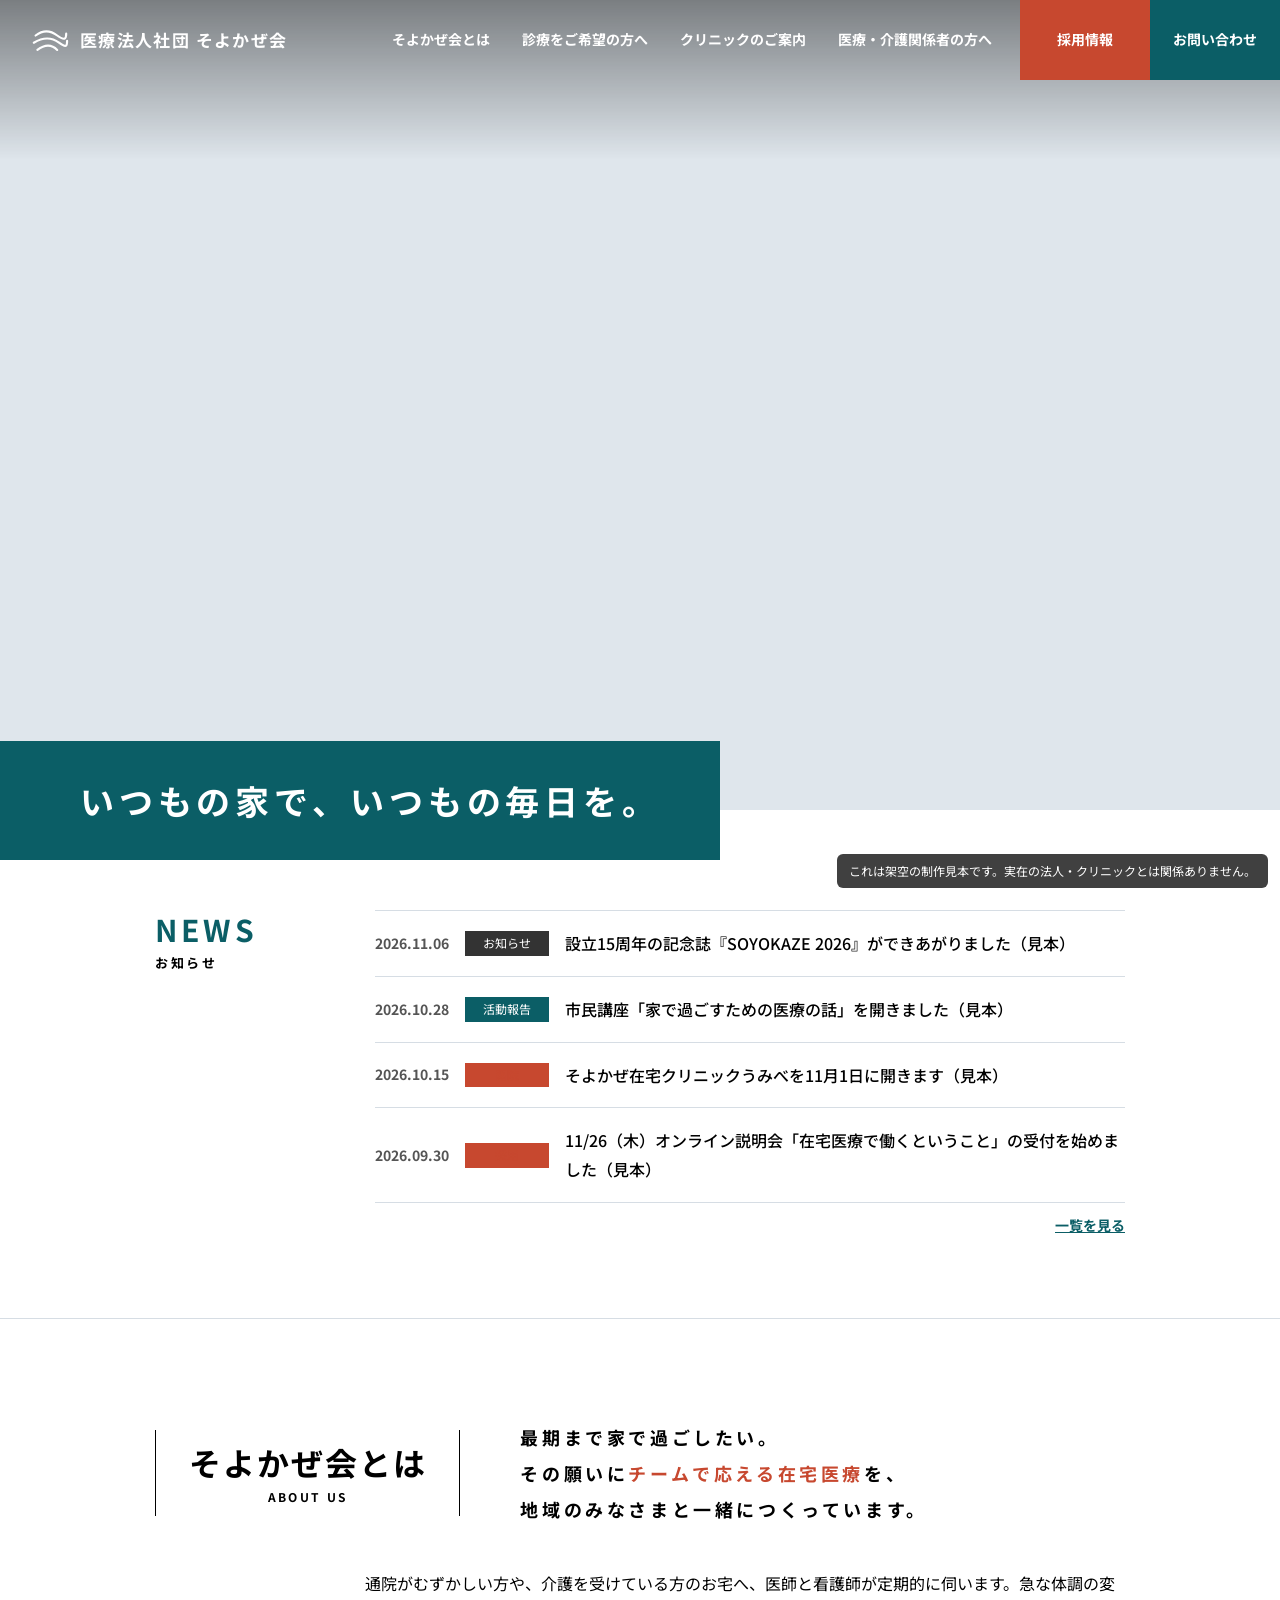
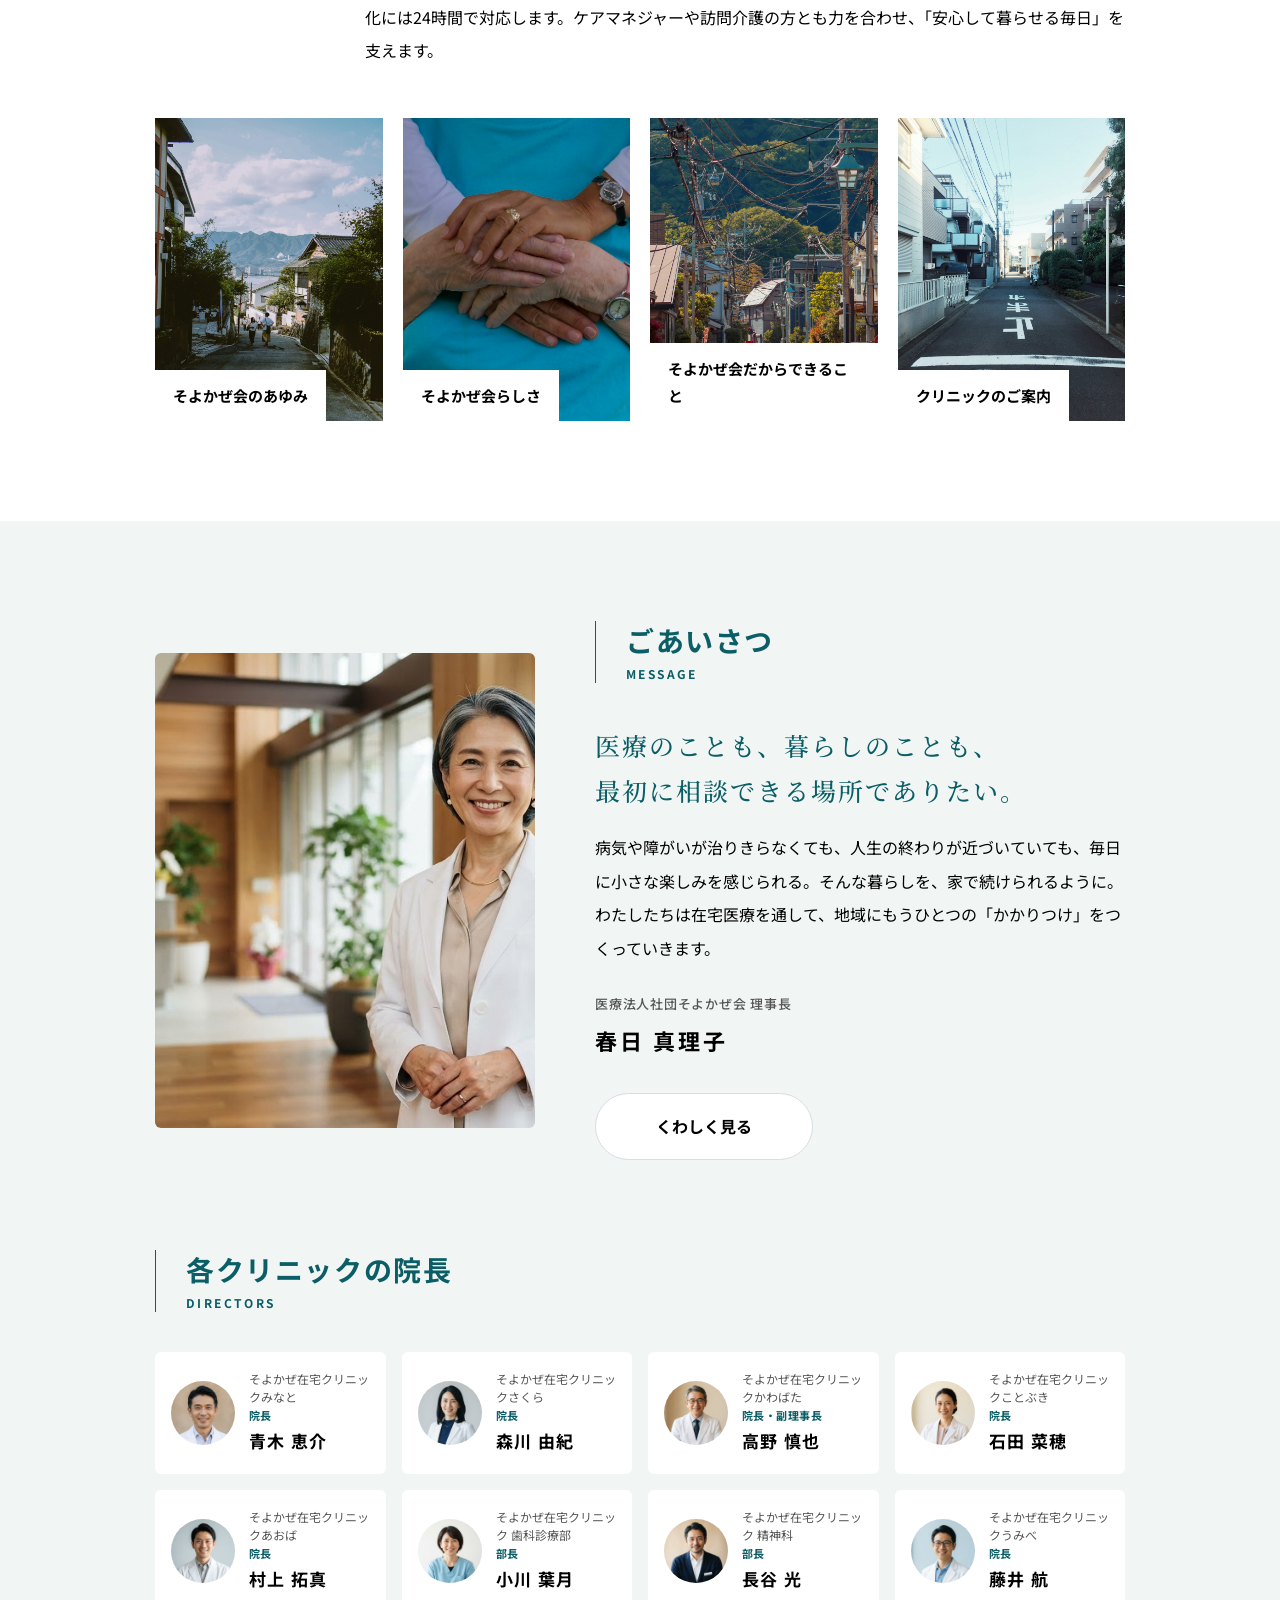
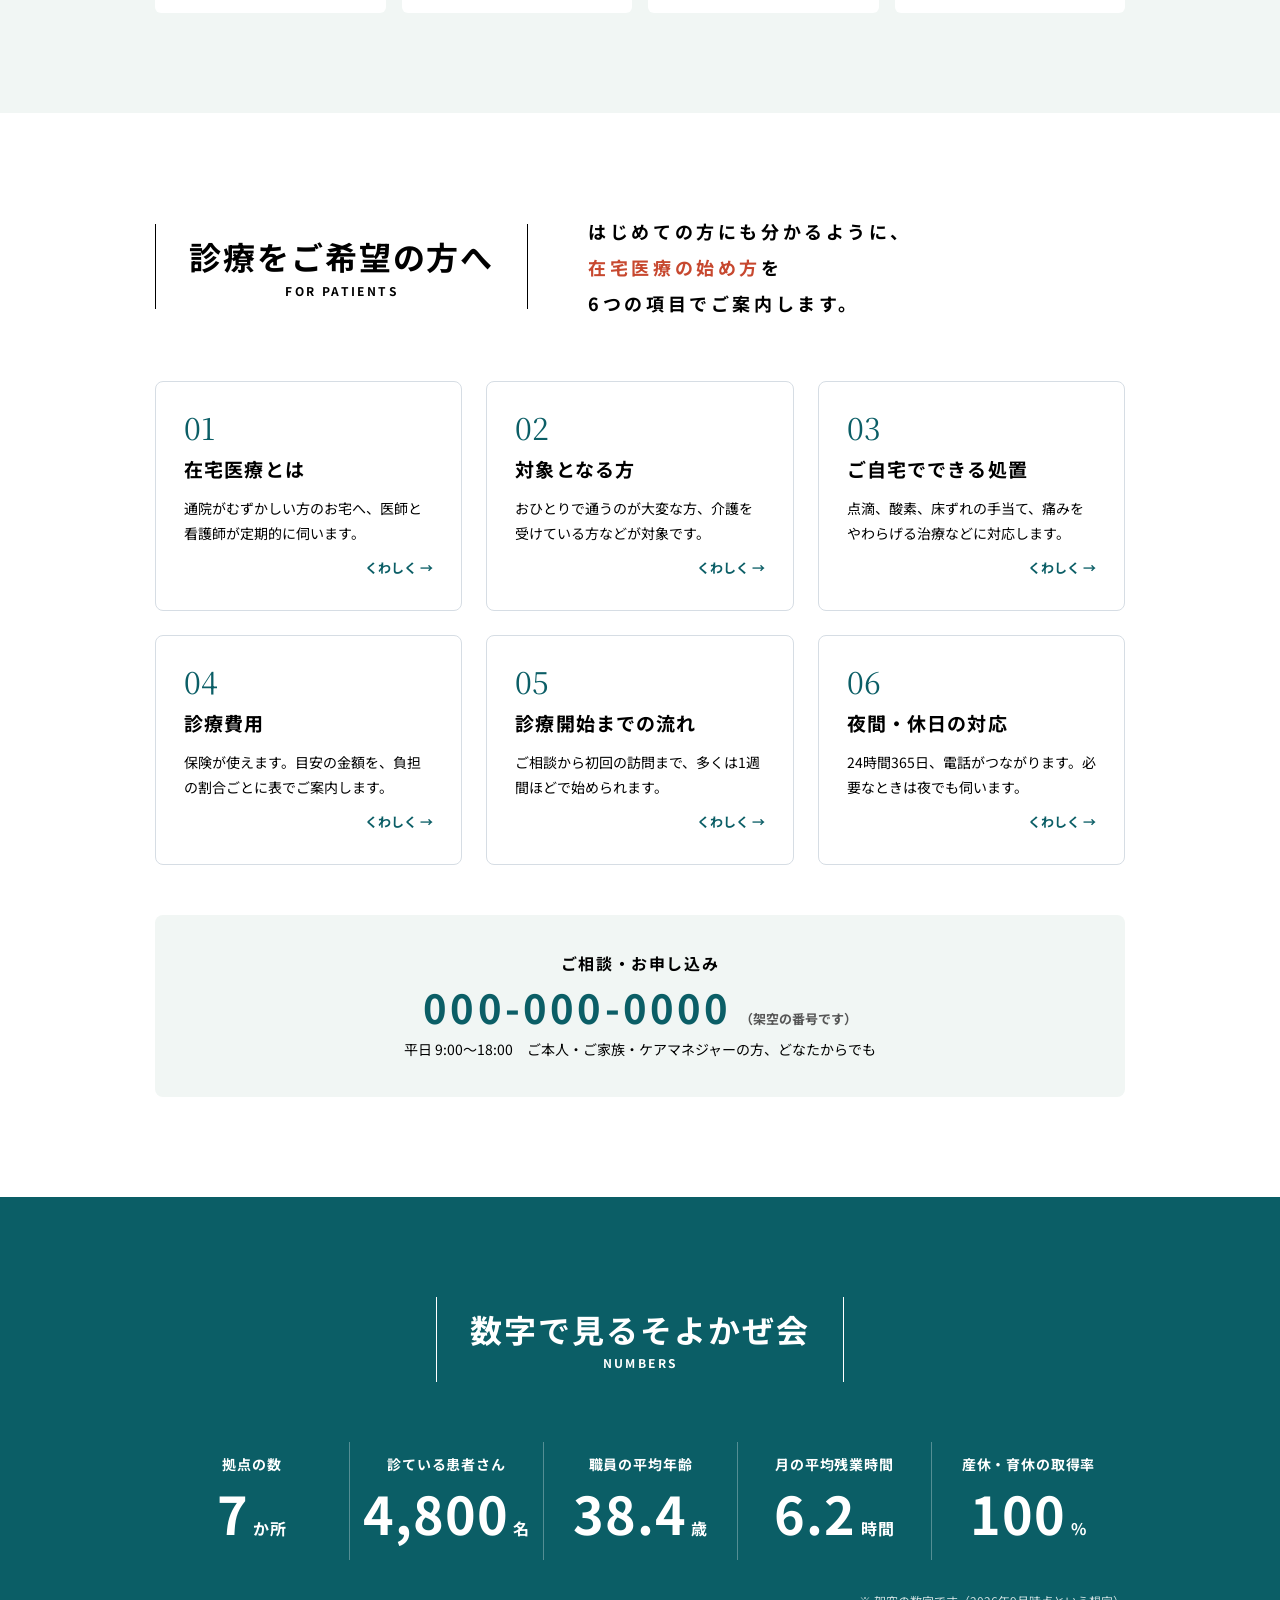
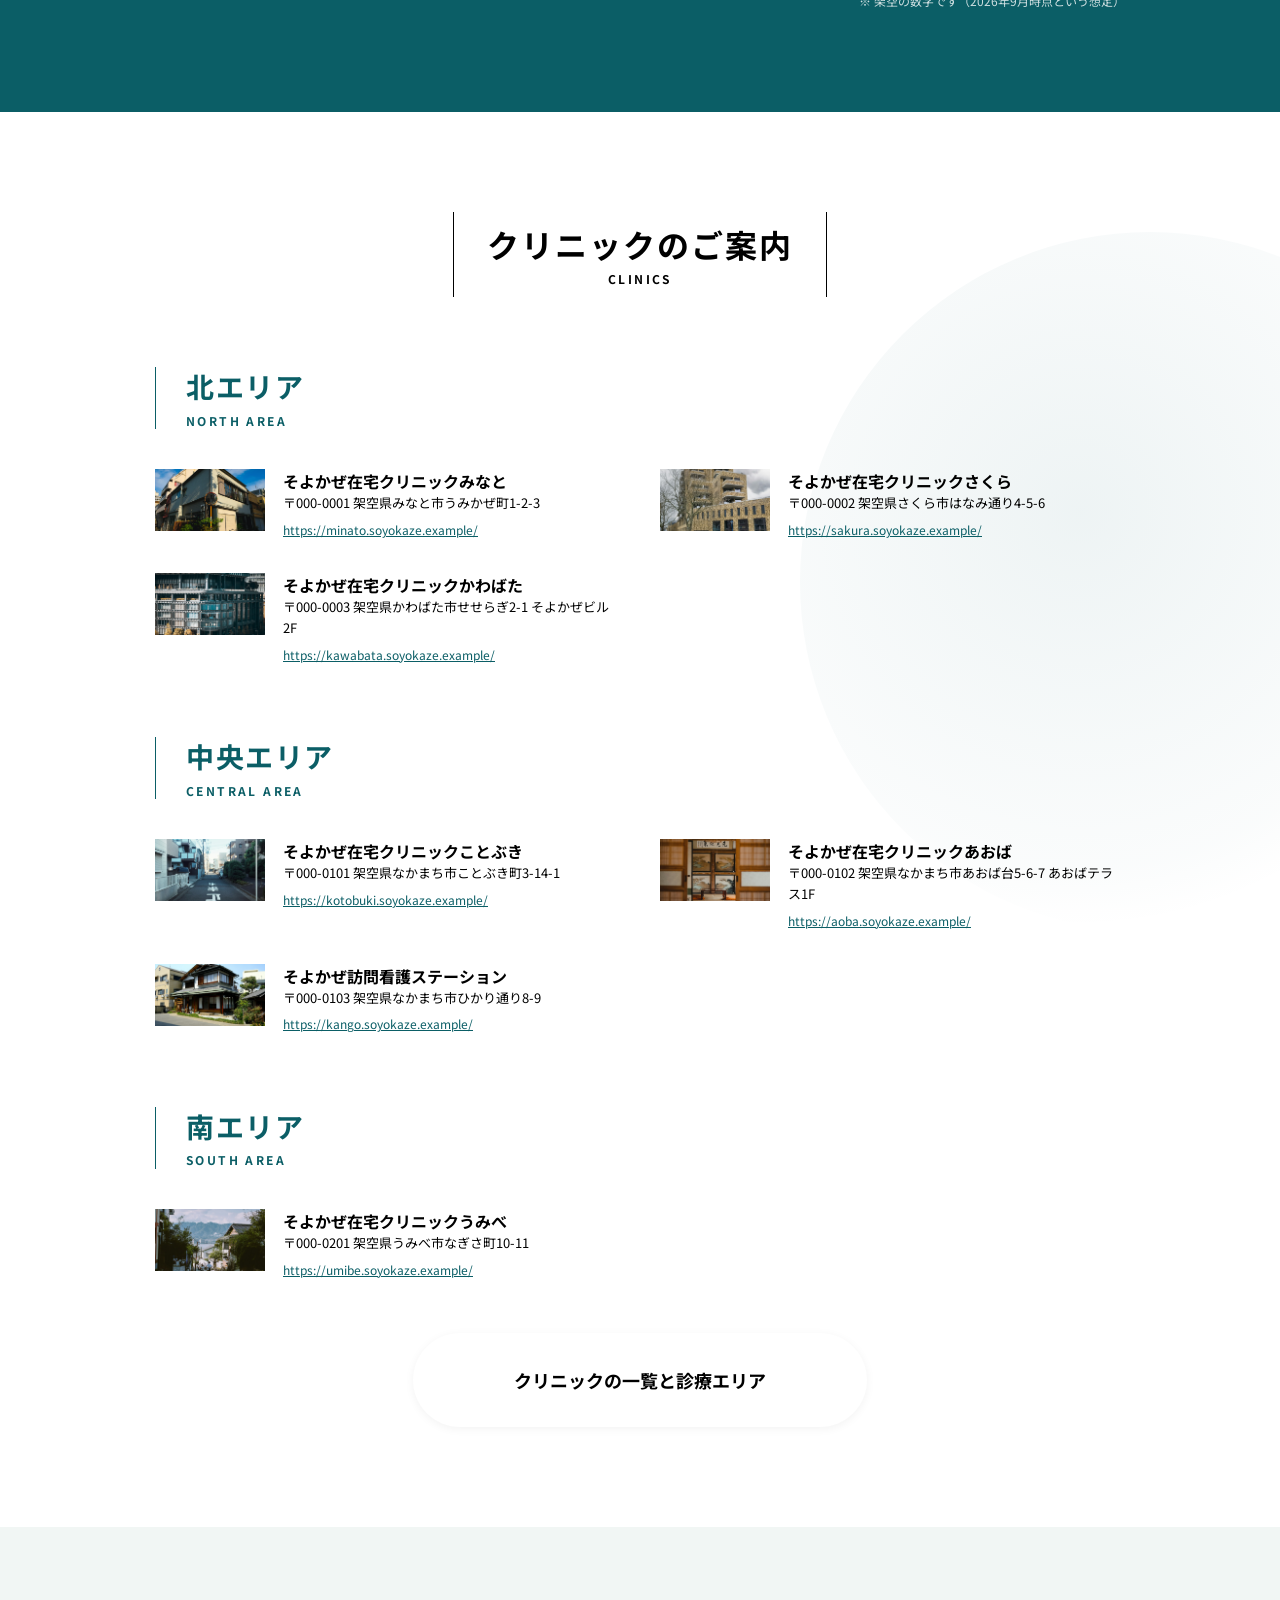
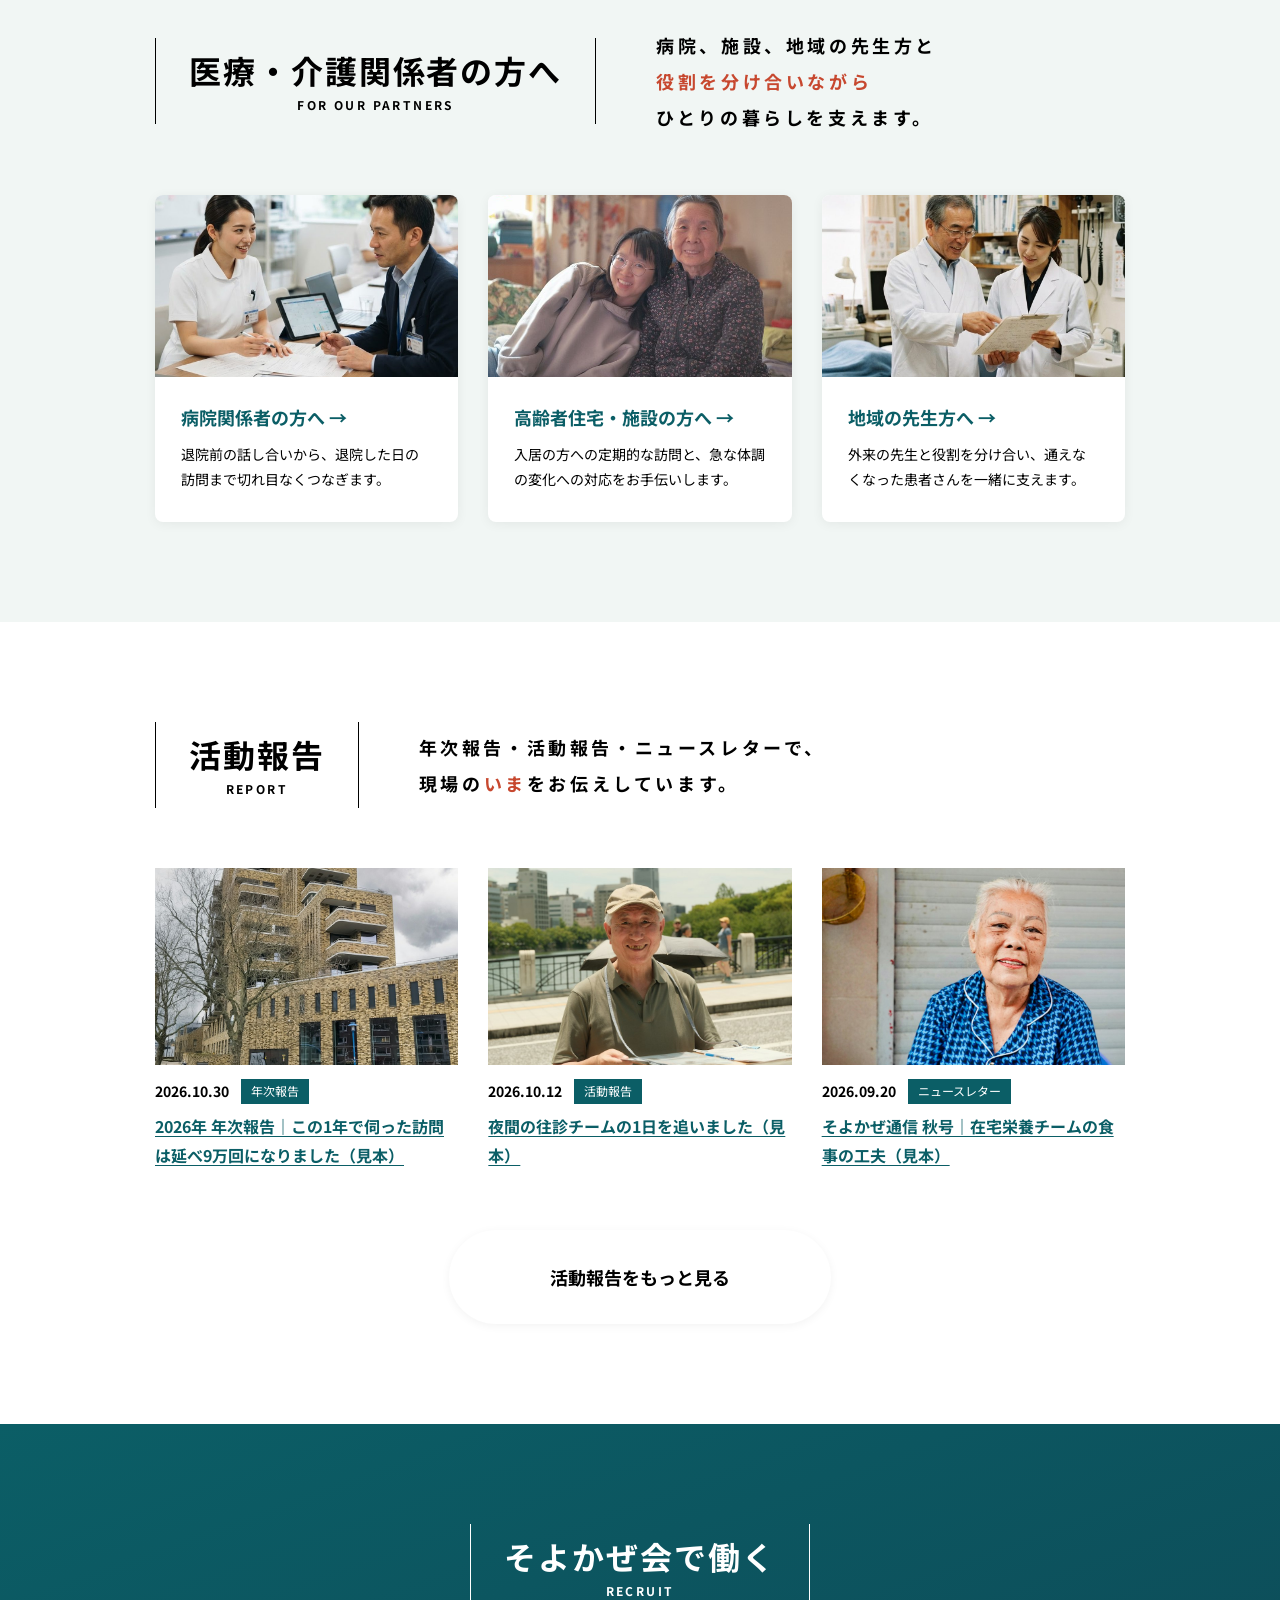
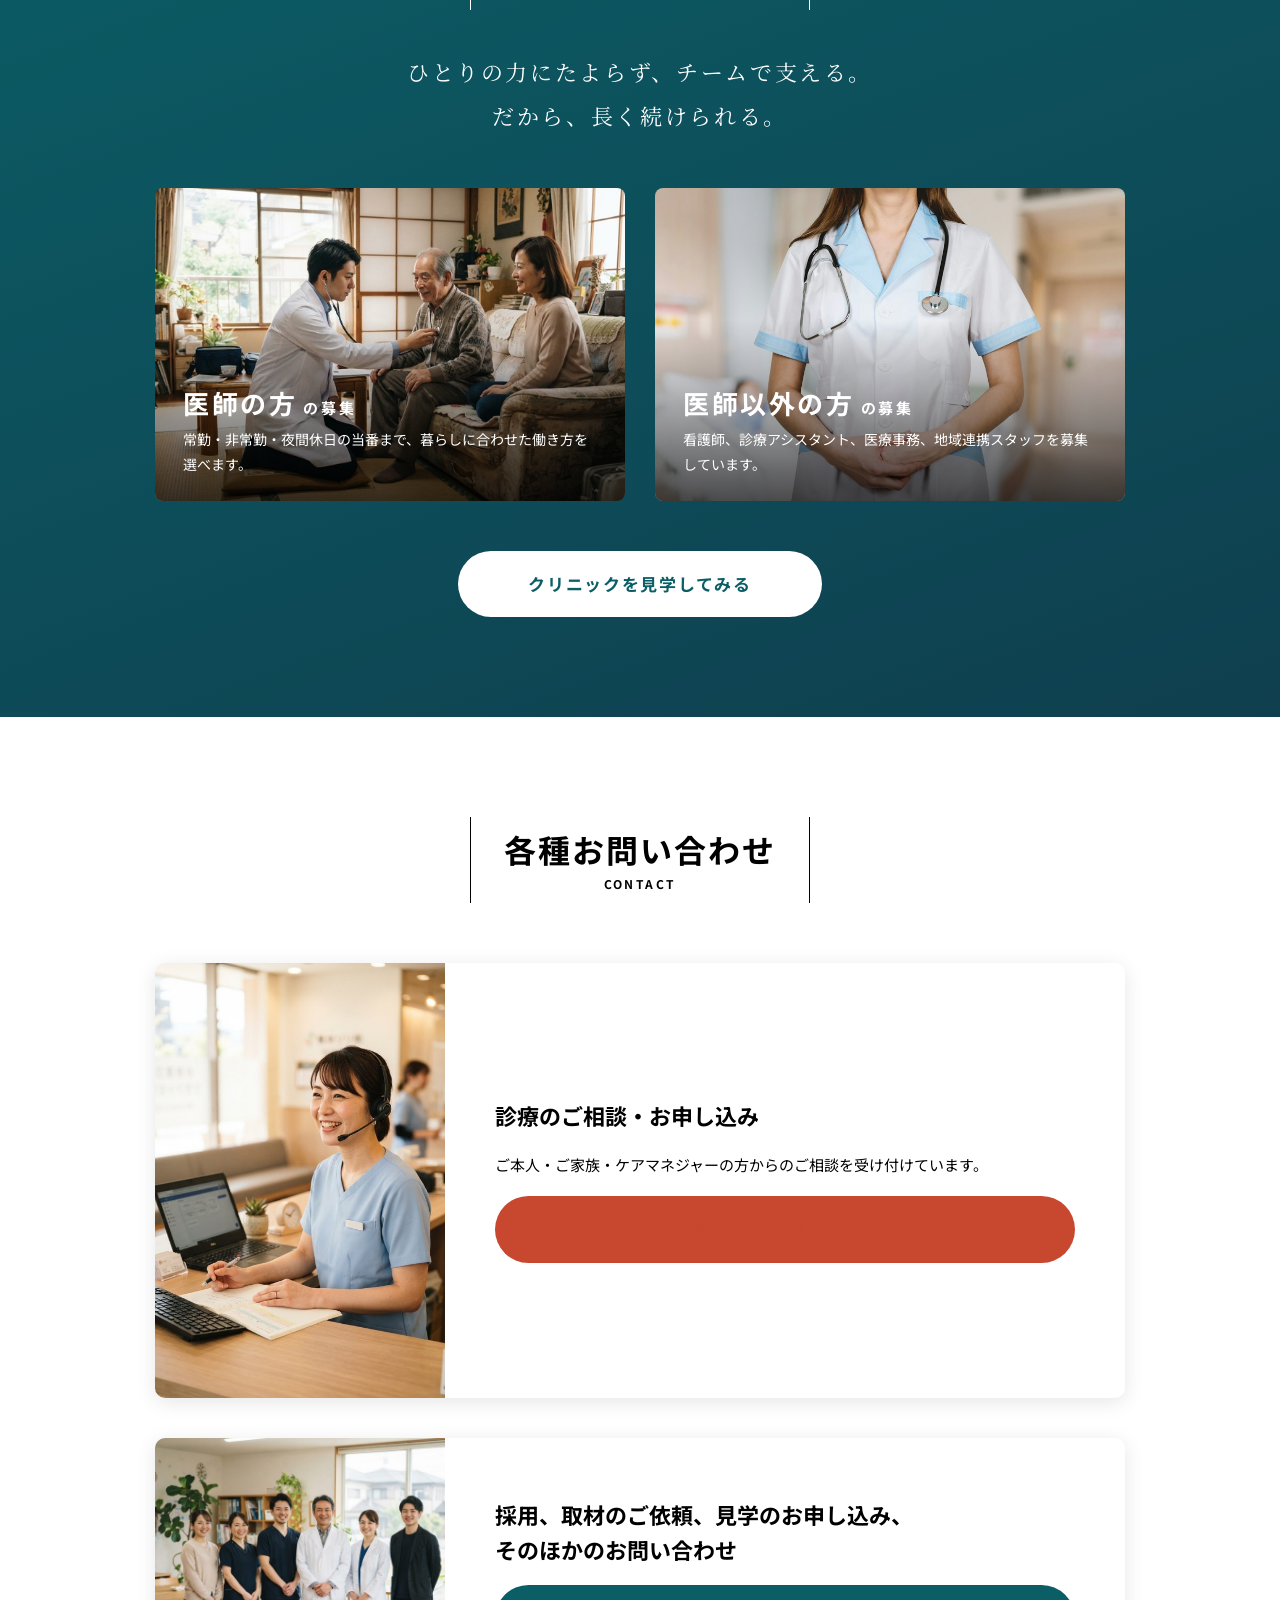
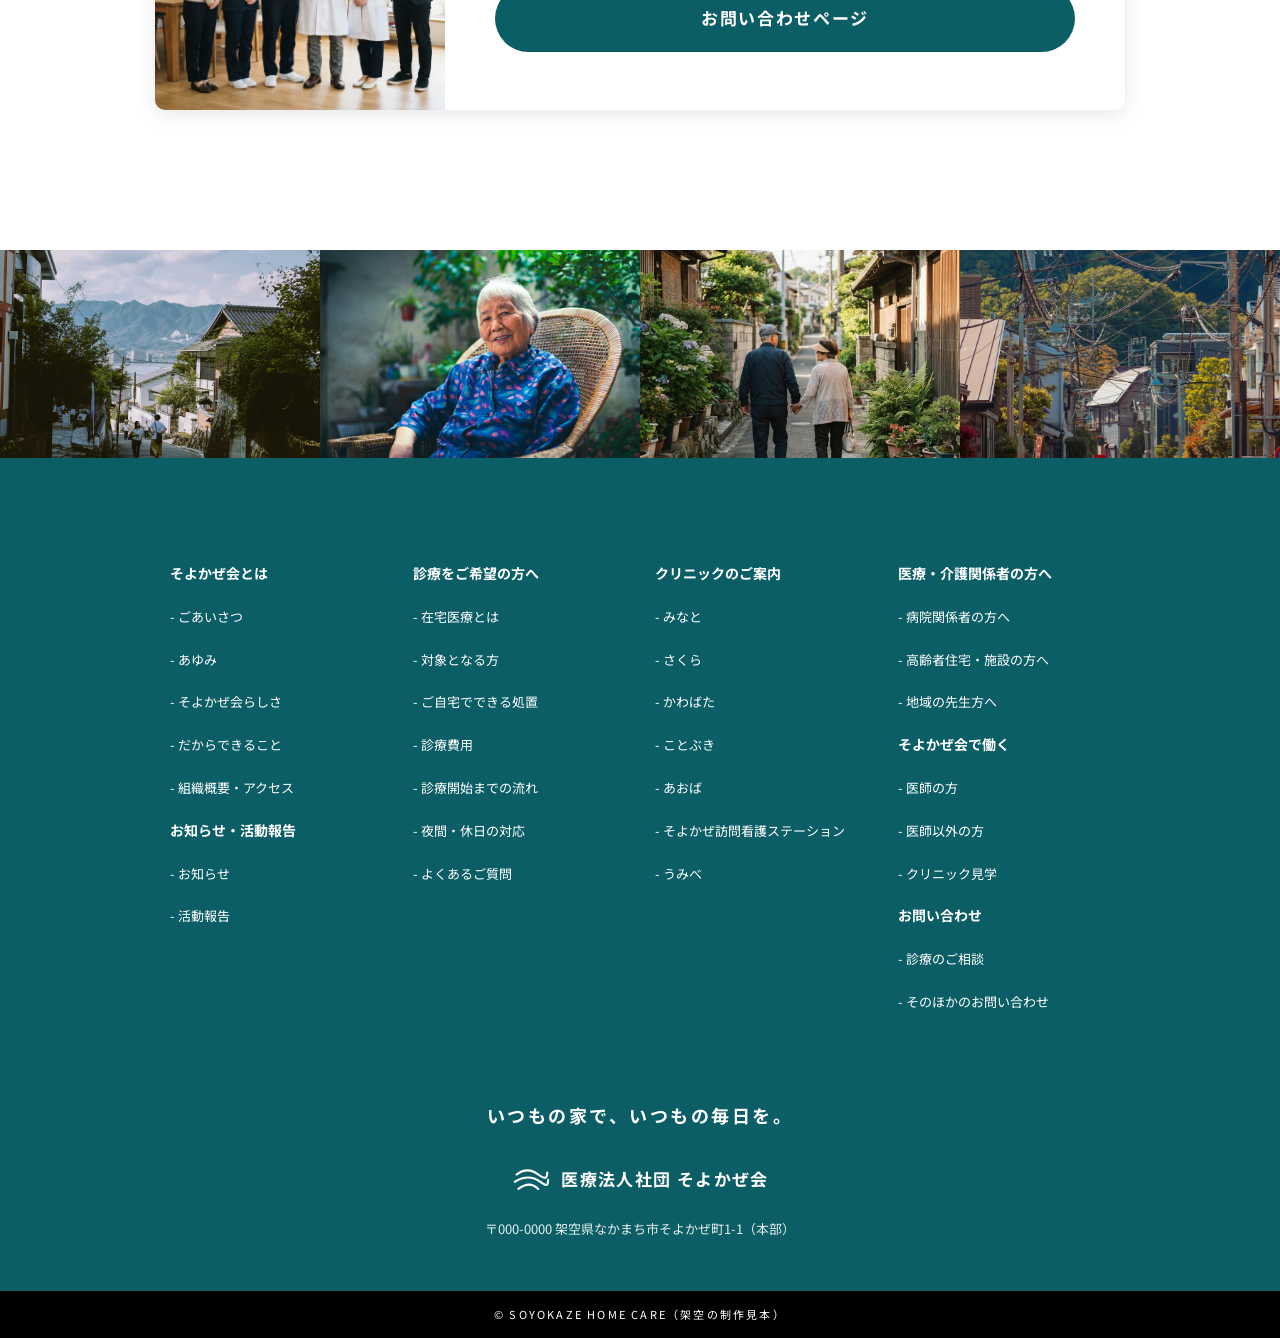
<file: index.html>
<!doctype html>
<html lang="ja">
<head>
<meta charset="utf-8">
<meta name="viewport" content="width=device-width, initial-scale=1">
<title>医療法人社団そよかぜ会（架空の制作見本）</title>
<meta name="description" content="在宅医療の医療法人を想定した架空のホームページの制作見本です。">
<meta name="robots" content="noindex">
<link rel="preconnect" href="https://fonts.googleapis.com">
<link rel="preconnect" href="https://fonts.gstatic.com" crossorigin>
<link href="https://fonts.googleapis.com/css2?family=Noto+Sans+JP:wght@400;500;700;900&family=Noto+Serif+JP:wght@500&display=swap" rel="stylesheet">
<link rel="stylesheet" href="style.css?v=5">
</head>
<body class="home">
<div id="site-header"></div>

<main>
  <div class="opening" id="opening" aria-hidden="true">
    <p class="opening-text"><span class="c1">いつもの家で、</span><span class="c2">いつもの毎日を。</span></p>
  </div>
  <section class="hero">
    <div class="hero-slides" id="hero-slides">
      <div class="slide is-active"><img class="ph" src="img/hero3.jpg" alt="" decoding="async"></div>
      <div class="slide"><img class="ph" src="img/hero.jpg" alt="" decoding="async"></div>
      <div class="slide"><img class="ph" src="img/hero2.jpg" alt="" decoding="async"></div>
      <div class="slide"><img class="ph" src="img/hero4.jpg" alt="" decoding="async"></div>
    </div>
    <div class="hero-copy"><p>いつもの家で、いつもの毎日を。</p></div>
  </section>

  <section class="sec" id="news">
    <div class="wrapper">
      <div class="news-box">
        <h2 class="news-title">NEWS<span>お知らせ</span></h2>
        <ul class="news-list" id="news-list"></ul>
        <a class="news-more" href="page.html?p=news">一覧を見る</a>
      </div>
    </div>
  </section>

  <section class="sec border-top" id="about">
    <div class="wrapper">
      <div class="sec-head">
        <h2 class="std-title"><span class="jp">そよかぜ会とは</span><span class="en">ABOUT US</span></h2>
        <p class="lead">最期まで家で過ごしたい。<br>その願いに<span class="red">チームで応える在宅医療</span>を、<br>地域のみなさまと一緒につくっています。</p>
      </div>
      <p class="about-text">通院がむずかしい方や、介護を受けている方のお宅へ、医師と看護師が定期的に伺います。急な体調の変化には24時間で対応します。ケアマネジャーや訪問介護の方とも力を合わせ、「安心して暮らせる毎日」を支えます。</p>
      <ul class="about-cards four" id="about-cards"></ul>
    </div>
  </section>

  <section class="sec bg-gray" id="message">
    <div class="wrapper">
      <div class="message">
        <div class="message-photo"><div class="thumb" data-ph="job1.jpg"></div></div>
        <div class="message-body">
          <h2 class="sub-title"><span class="jp">ごあいさつ</span><span class="en">MESSAGE</span></h2>
          <p class="message-catch">医療のことも、暮らしのことも、<br>最初に相談できる場所でありたい。</p>
          <p>病気や障がいが治りきらなくても、人生の終わりが近づいていても、毎日に小さな楽しみを感じられる。そんな暮らしを、家で続けられるように。わたしたちは在宅医療を通して、地域にもうひとつの「かかりつけ」をつくっていきます。</p>
          <p class="message-name"><span>医療法人社団そよかぜ会 理事長</span>春日 真理子</p>
          <a class="pill-btn" href="page.html?p=greeting">くわしく見る</a>
        </div>
      </div>
      <h3 class="sub-title directors-title"><span class="jp">各クリニックの院長</span><span class="en">DIRECTORS</span></h3>
      <ul class="directors" id="directors"></ul>
    </div>
  </section>

  <section class="sec" id="patients">
    <div class="wrapper">
      <div class="sec-head">
        <h2 class="std-title"><span class="jp">診療をご希望の方へ</span><span class="en">FOR PATIENTS</span></h2>
        <p class="lead">はじめての方にも分かるように、<br><span class="red">在宅医療の始め方</span>を<br>6つの項目でご案内します。</p>
      </div>
      <ul class="care-grid" id="care-grid"></ul>
      <div class="care-call">
        <p class="care-call-head">ご相談・お申し込み</p>
        <p class="care-call-tel">000-000-0000<small>（架空の番号です）</small></p>
        <p class="care-call-note">平日 9:00〜18:00　ご本人・ご家族・ケアマネジャーの方、どなたからでも</p>
      </div>
    </div>
  </section>

  <section class="sec numbers-sec" id="numbers">
    <div class="wrapper">
      <h2 class="std-title center-title light"><span class="jp">数字で見るそよかぜ会</span><span class="en">NUMBERS</span></h2>
      <ul class="numbers" id="numbers-list"></ul>
      <p class="numbers-note">※ 架空の数字です（2026年9月時点という想定）</p>
    </div>
  </section>

  <section class="sec clinic-sec" id="clinics">
    <div class="deco" aria-hidden="true"></div>
    <div class="wrapper">
      <h2 class="std-title center-title"><span class="jp">クリニックのご案内</span><span class="en">CLINICS</span></h2>
      <div id="area-list"></div>
      <p class="center more-gap"><a class="pill-btn big" href="page.html?p=clinics">クリニックの一覧と診療エリア</a></p>
    </div>
  </section>

  <section class="sec bg-gray" id="partners">
    <div class="wrapper">
      <div class="sec-head">
        <h2 class="std-title"><span class="jp">医療・介護関係者の方へ</span><span class="en">FOR OUR PARTNERS</span></h2>
        <p class="lead">病院、施設、地域の先生方と<br><span class="red">役割を分け合いながら</span><br>ひとりの暮らしを支えます。</p>
      </div>
      <ul class="partners" id="partner-list"></ul>
    </div>
  </section>

  <section class="sec" id="report">
    <div class="wrapper">
      <div class="sec-head">
        <h2 class="std-title"><span class="jp">活動報告</span><span class="en">REPORT</span></h2>
        <p class="lead">年次報告・活動報告・ニュースレターで、<br>現場の<span class="red">いま</span>をお伝えしています。</p>
      </div>
      <ul class="media-list" id="report-list"></ul>
      <p class="center"><a class="pill-btn big" href="page.html?p=report">活動報告をもっと見る</a></p>
    </div>
  </section>

  <section class="sec recruit-sec" id="recruit">
    <div class="wrapper">
      <h2 class="std-title center-title light"><span class="jp">そよかぜ会で働く</span><span class="en">RECRUIT</span></h2>
      <p class="recruit-lead">ひとりの力にたよらず、チームで支える。<br>だから、長く続けられる。</p>
      <ul class="recruit-two" id="recruit-two"></ul>
      <p class="center"><a class="round-btn white inline" href="page.html?p=visit">クリニックを見学してみる</a></p>
    </div>
  </section>

  <section class="sec" id="contact">
    <div class="wrapper">
      <h2 class="std-title center-title"><span class="jp">各種お問い合わせ</span><span class="en">CONTACT</span></h2>
      <a class="contact-card" href="page.html?p=contact-care">
        <div class="contact-photo" data-ph="contact1.jpg"></div>
        <div class="contact-body">
          <h3>診療のご相談・お申し込み</h3>
          <p>ご本人・ご家族・ケアマネジャーの方からのご相談を受け付けています。</p>
          <span class="round-btn red">診療のご相談フォーム</span>
        </div>
      </a>
      <a class="contact-card" href="page.html?p=contact">
        <div class="contact-photo" data-ph="contact2.jpg"></div>
        <div class="contact-body">
          <h3>採用、取材のご依頼、見学のお申し込み、<br>そのほかのお問い合わせ</h3>
          <span class="round-btn blue">お問い合わせページ</span>
        </div>
      </a>
    </div>
  </section>

  <div class="photo-strip" id="photo-strip" aria-hidden="true"></div>
</main>

<div id="site-footer"></div>
<div class="sample-chip" role="note">これは架空の制作見本です。実在の法人・クリニックとは関係ありません。</div>
<script src="data.js?v=5"></script>
<script src="pages.js?v=5"></script>
<script src="photos.js?v=5"></script>
<script src="script.js?v=5"></script>
</body>
</html>
</file>
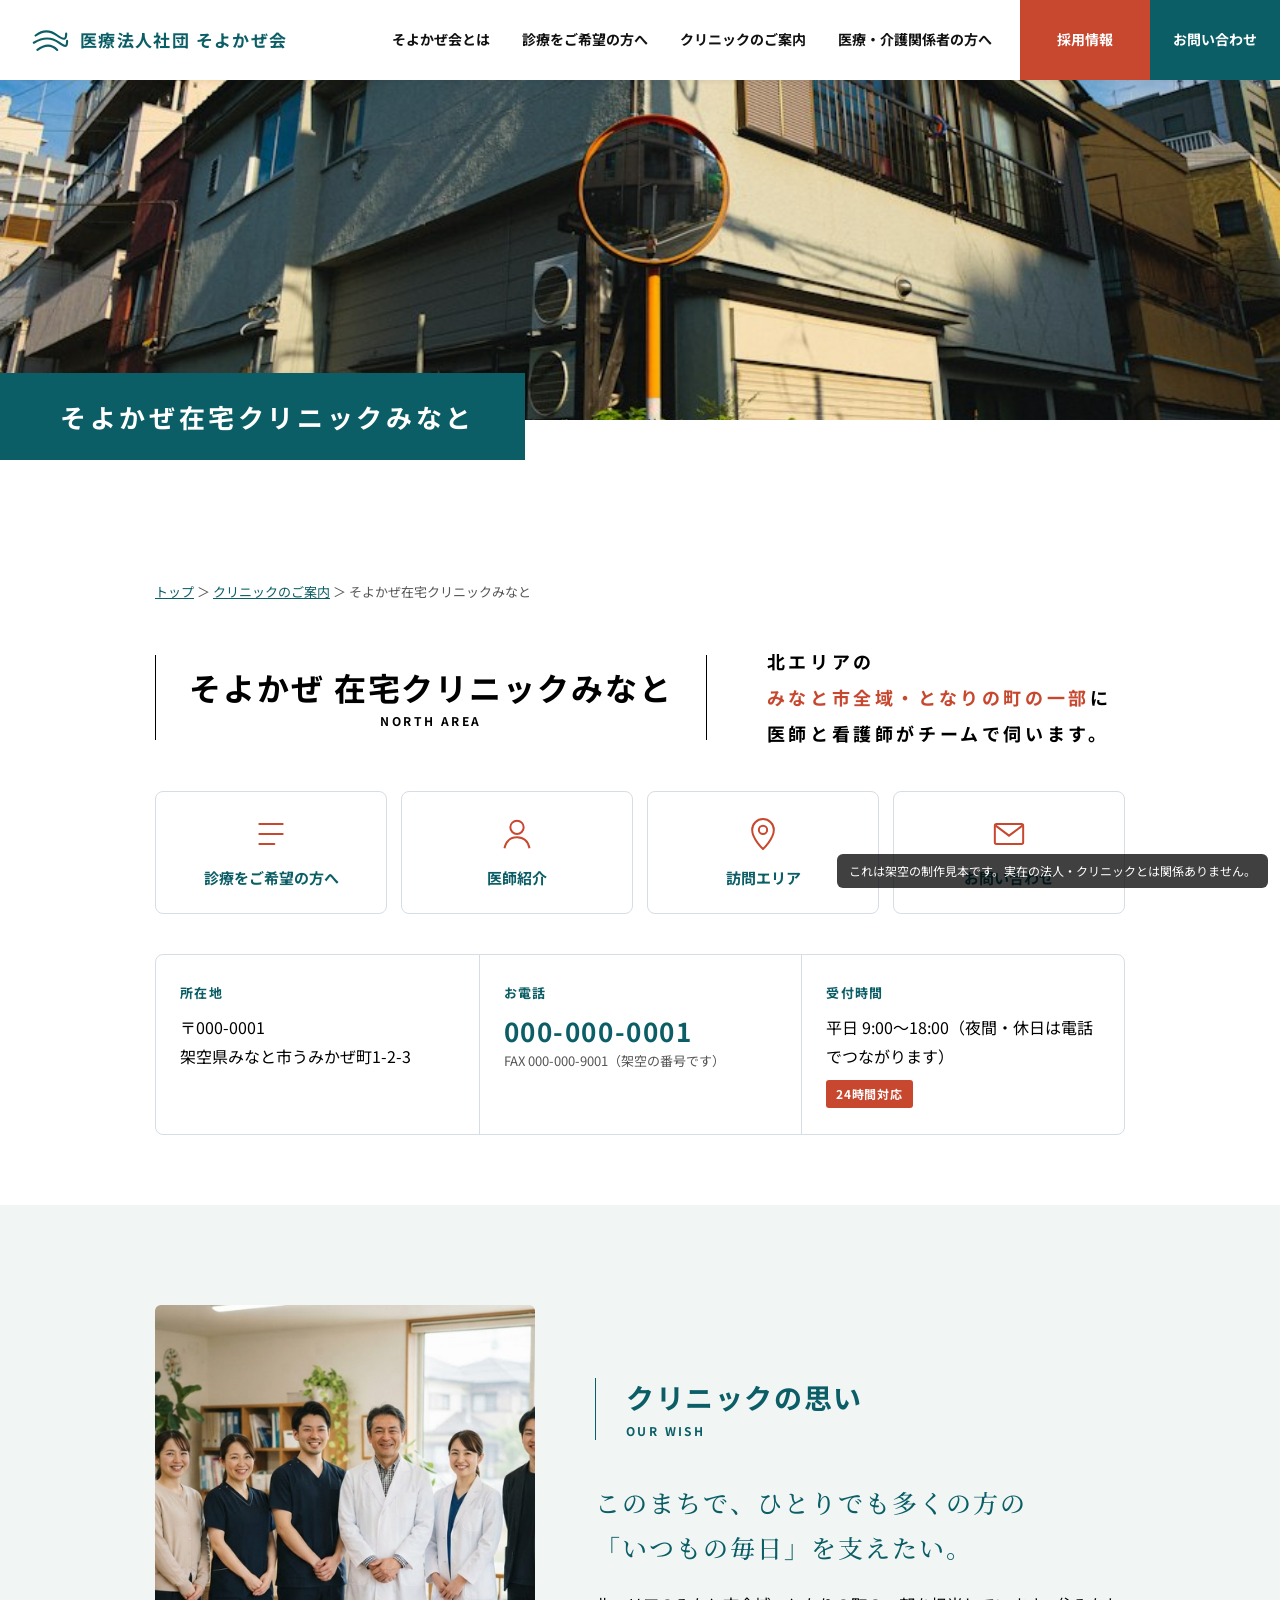
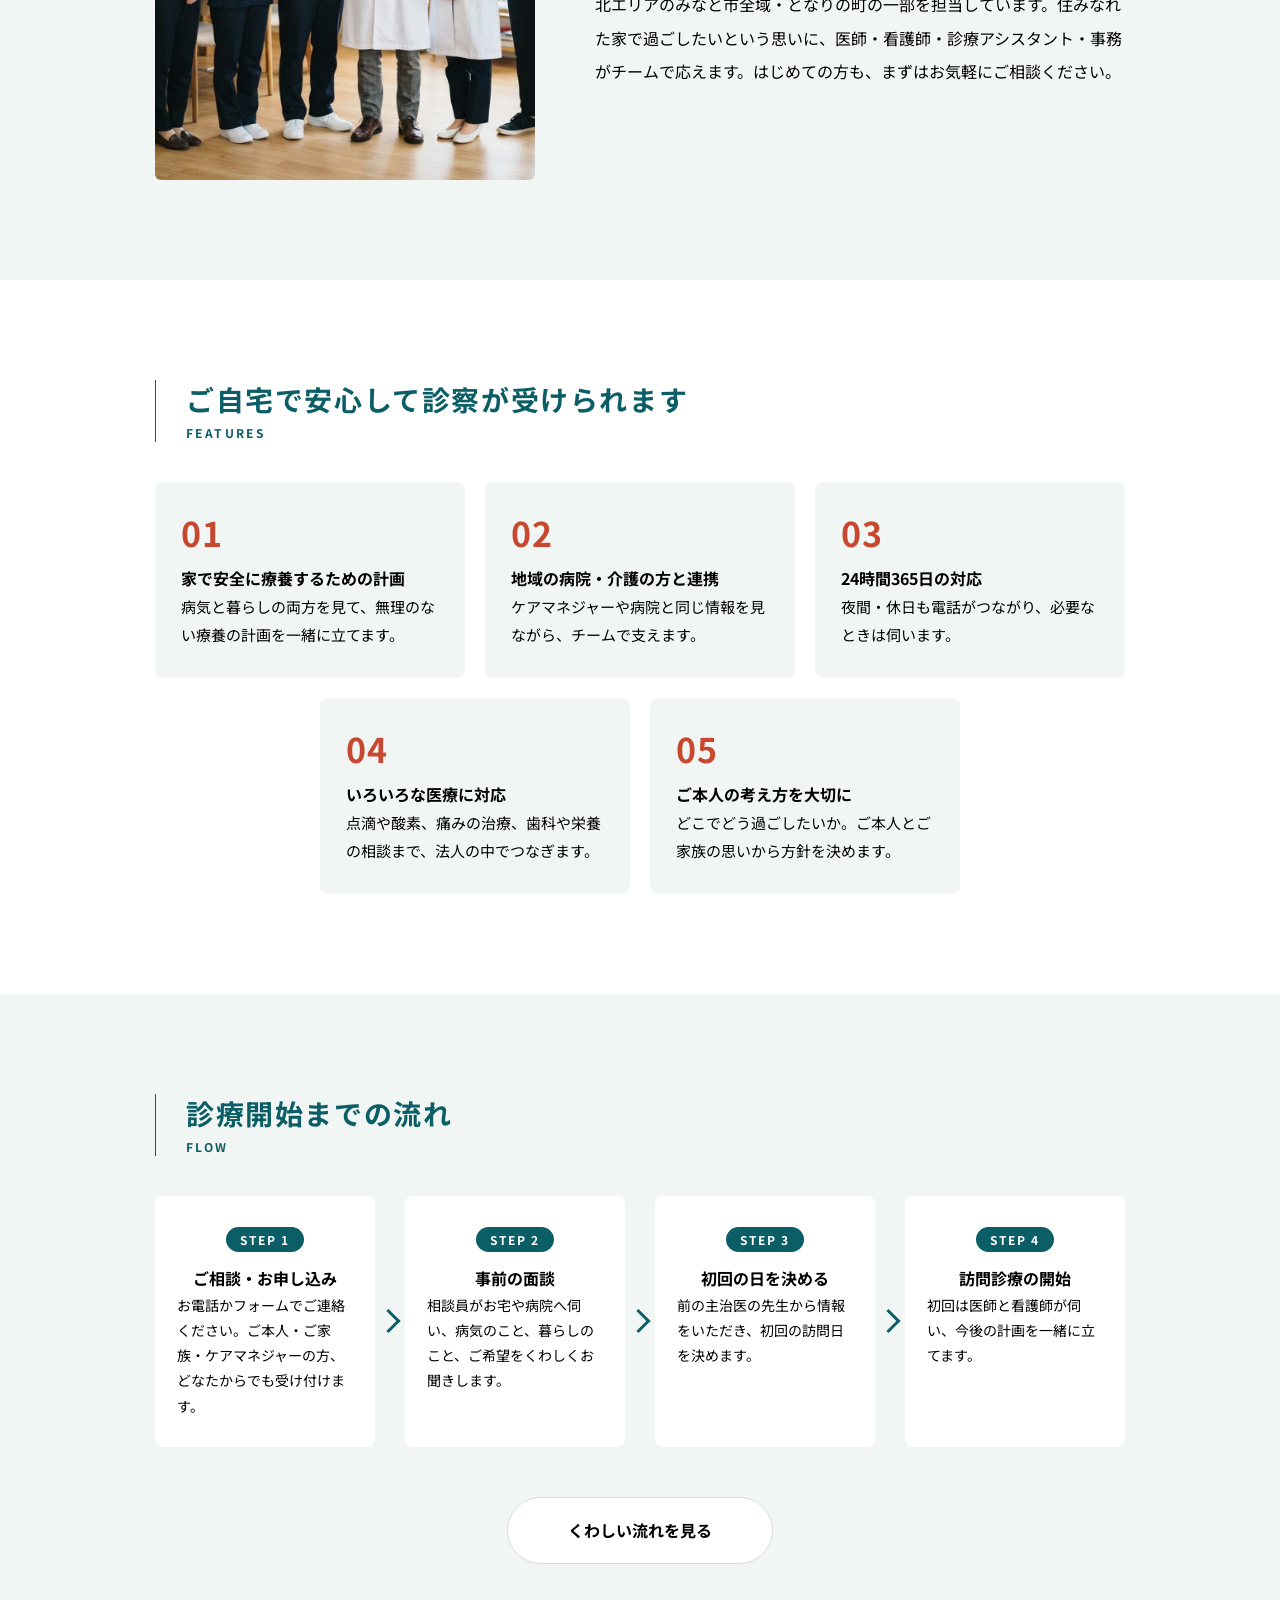
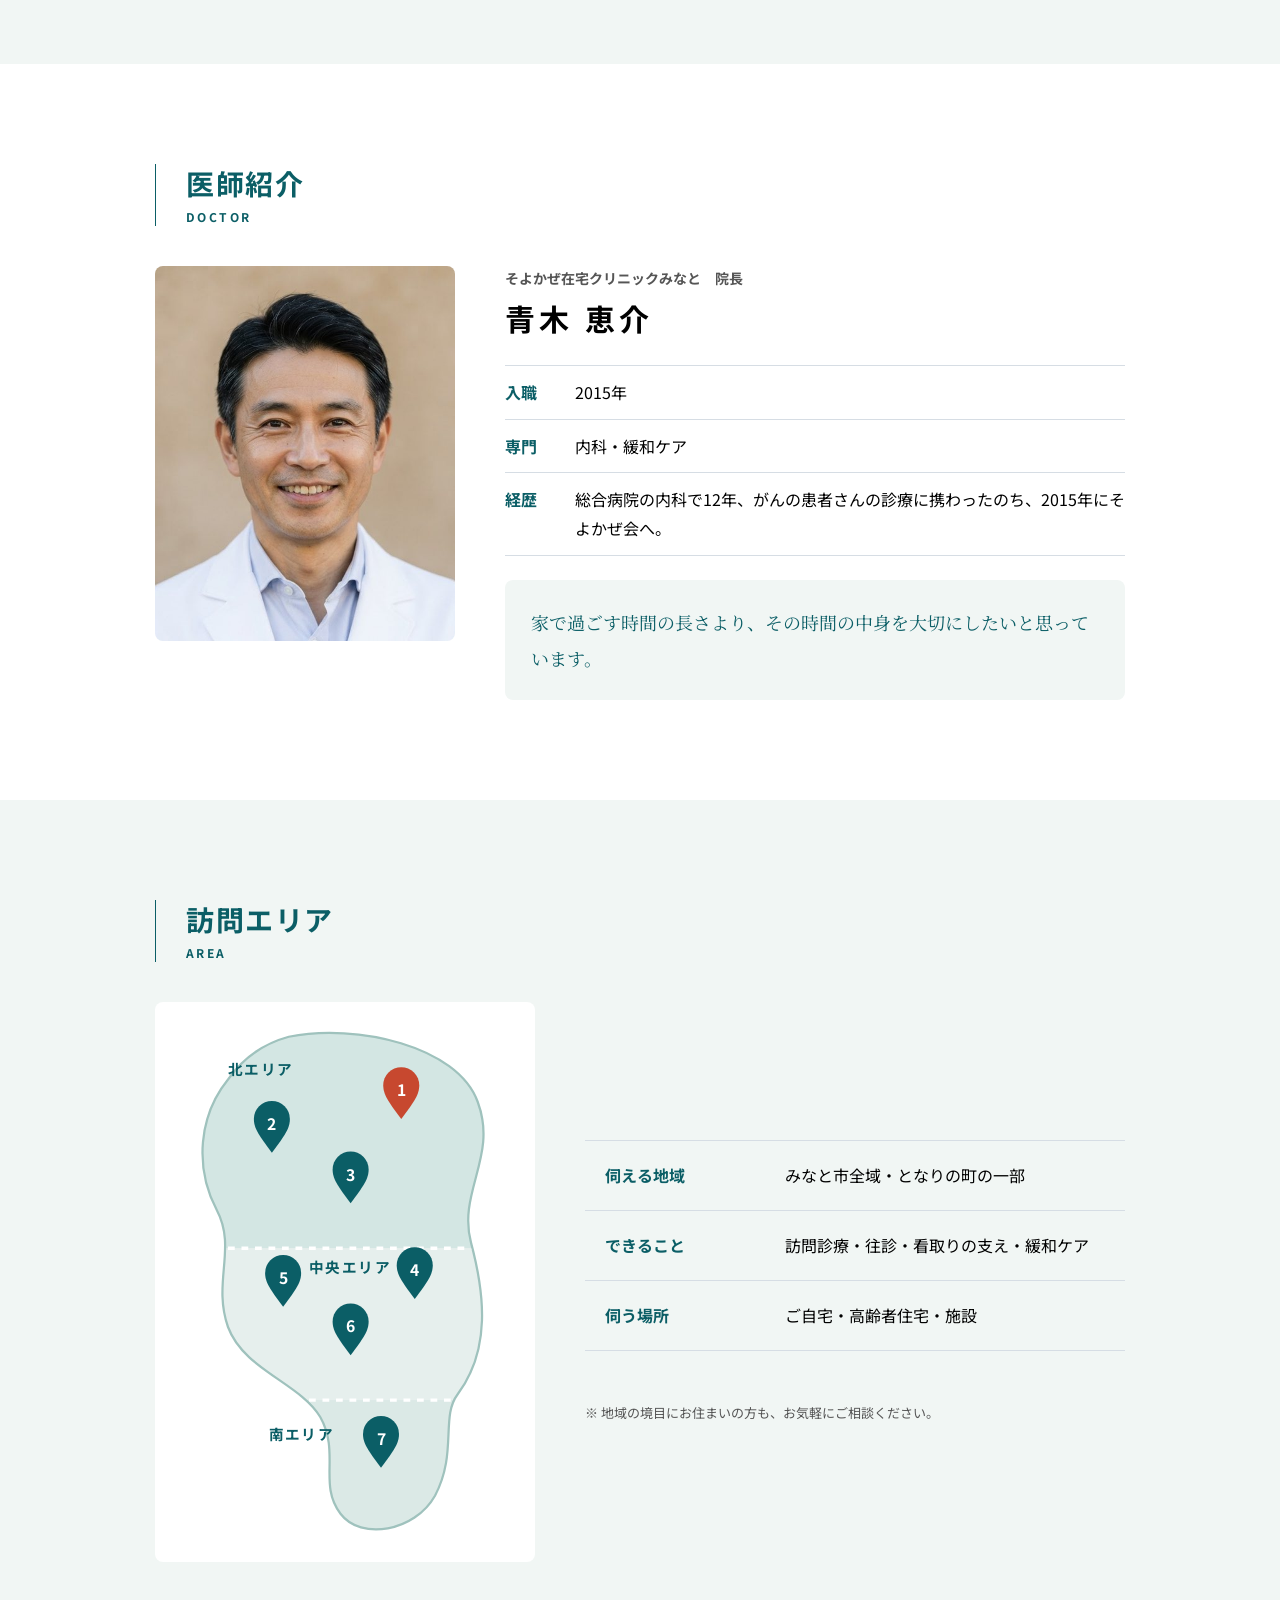
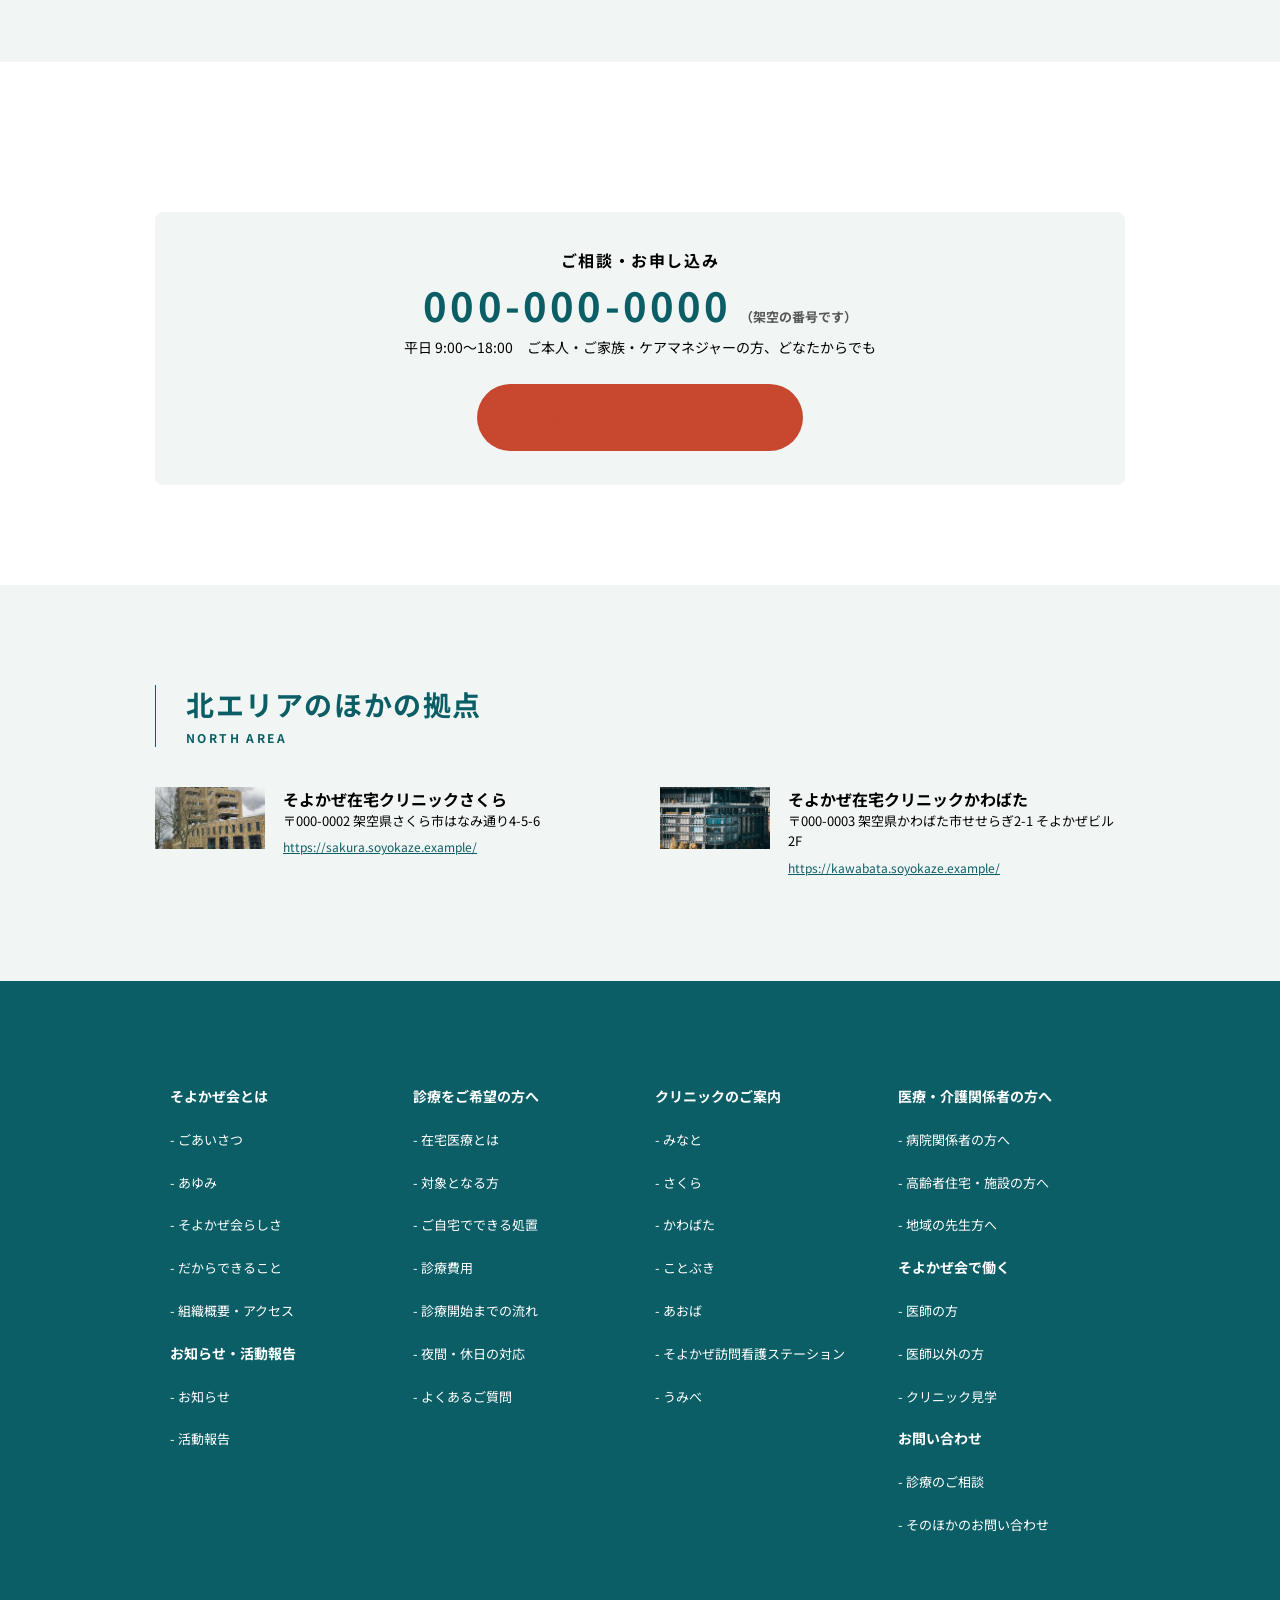
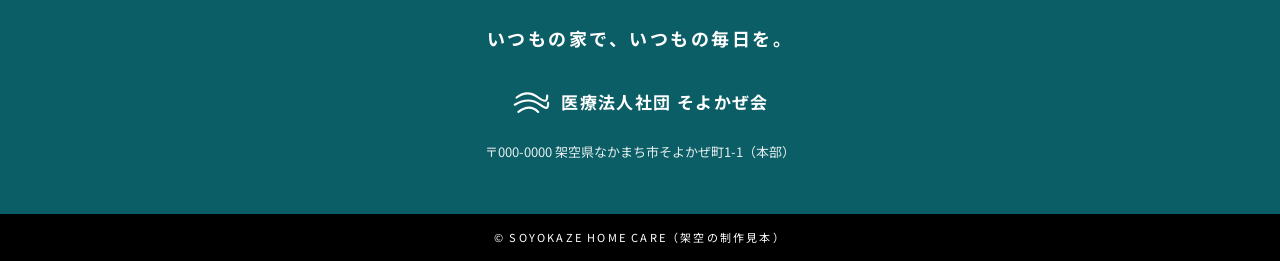
<file: clinic.html>
<!doctype html>
<html lang="ja">
<head>
<meta charset="utf-8">
<meta name="viewport" content="width=device-width, initial-scale=1">
<title>クリニックのご案内｜医療法人社団そよかぜ会（架空の制作見本）</title>
<meta name="robots" content="noindex">
<link rel="preconnect" href="https://fonts.googleapis.com">
<link rel="preconnect" href="https://fonts.gstatic.com" crossorigin>
<link href="https://fonts.googleapis.com/css2?family=Noto+Sans+JP:wght@400;500;700;900&family=Noto+Serif+JP:wght@500&display=swap" rel="stylesheet">
<link rel="stylesheet" href="style.css?v=5">
</head>
<body>
<div id="site-header"></div>
<main id="clinic-detail"></main>
<div id="site-footer"></div>
<div class="sample-chip" role="note">これは架空の制作見本です。実在の法人・クリニックとは関係ありません。</div>
<script src="data.js?v=5"></script>
<script src="pages.js?v=5"></script>
<script src="photos.js?v=5"></script>
<script src="script.js?v=5"></script>
</body>
</html>
</file>
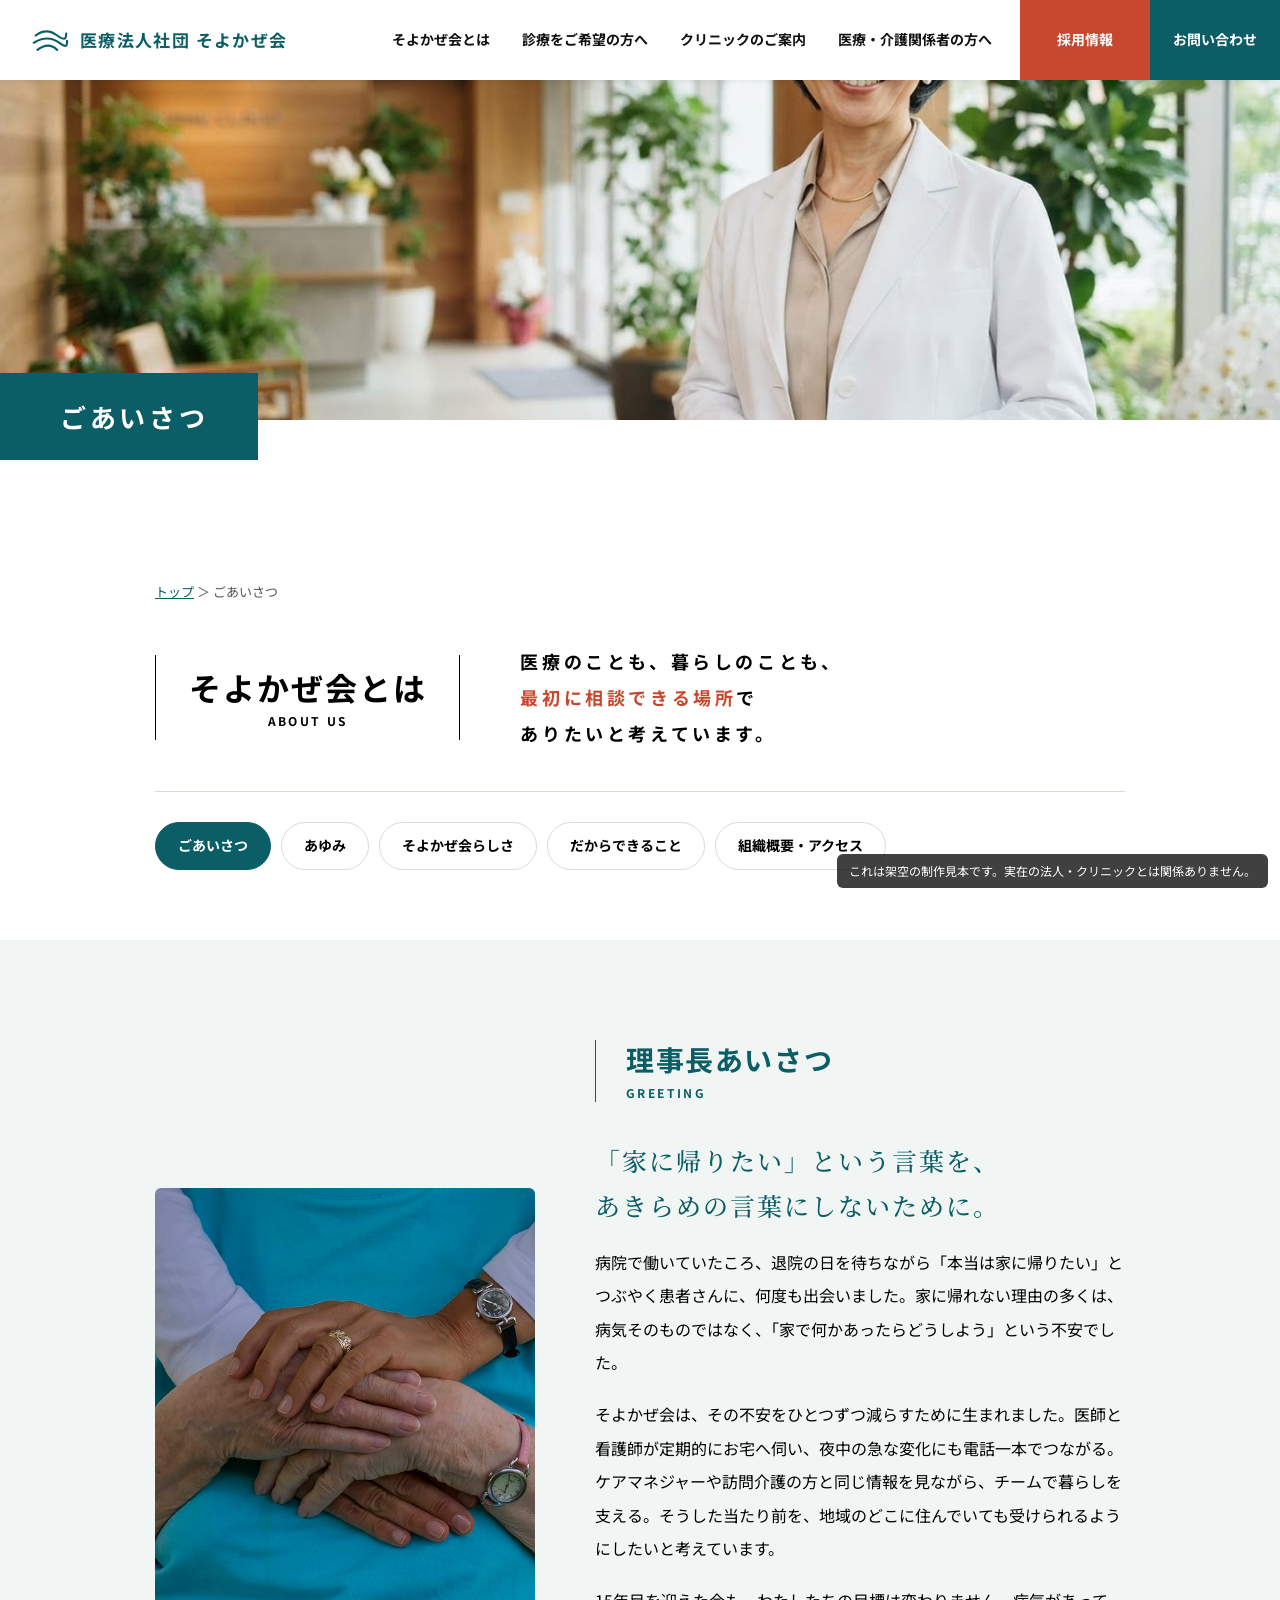
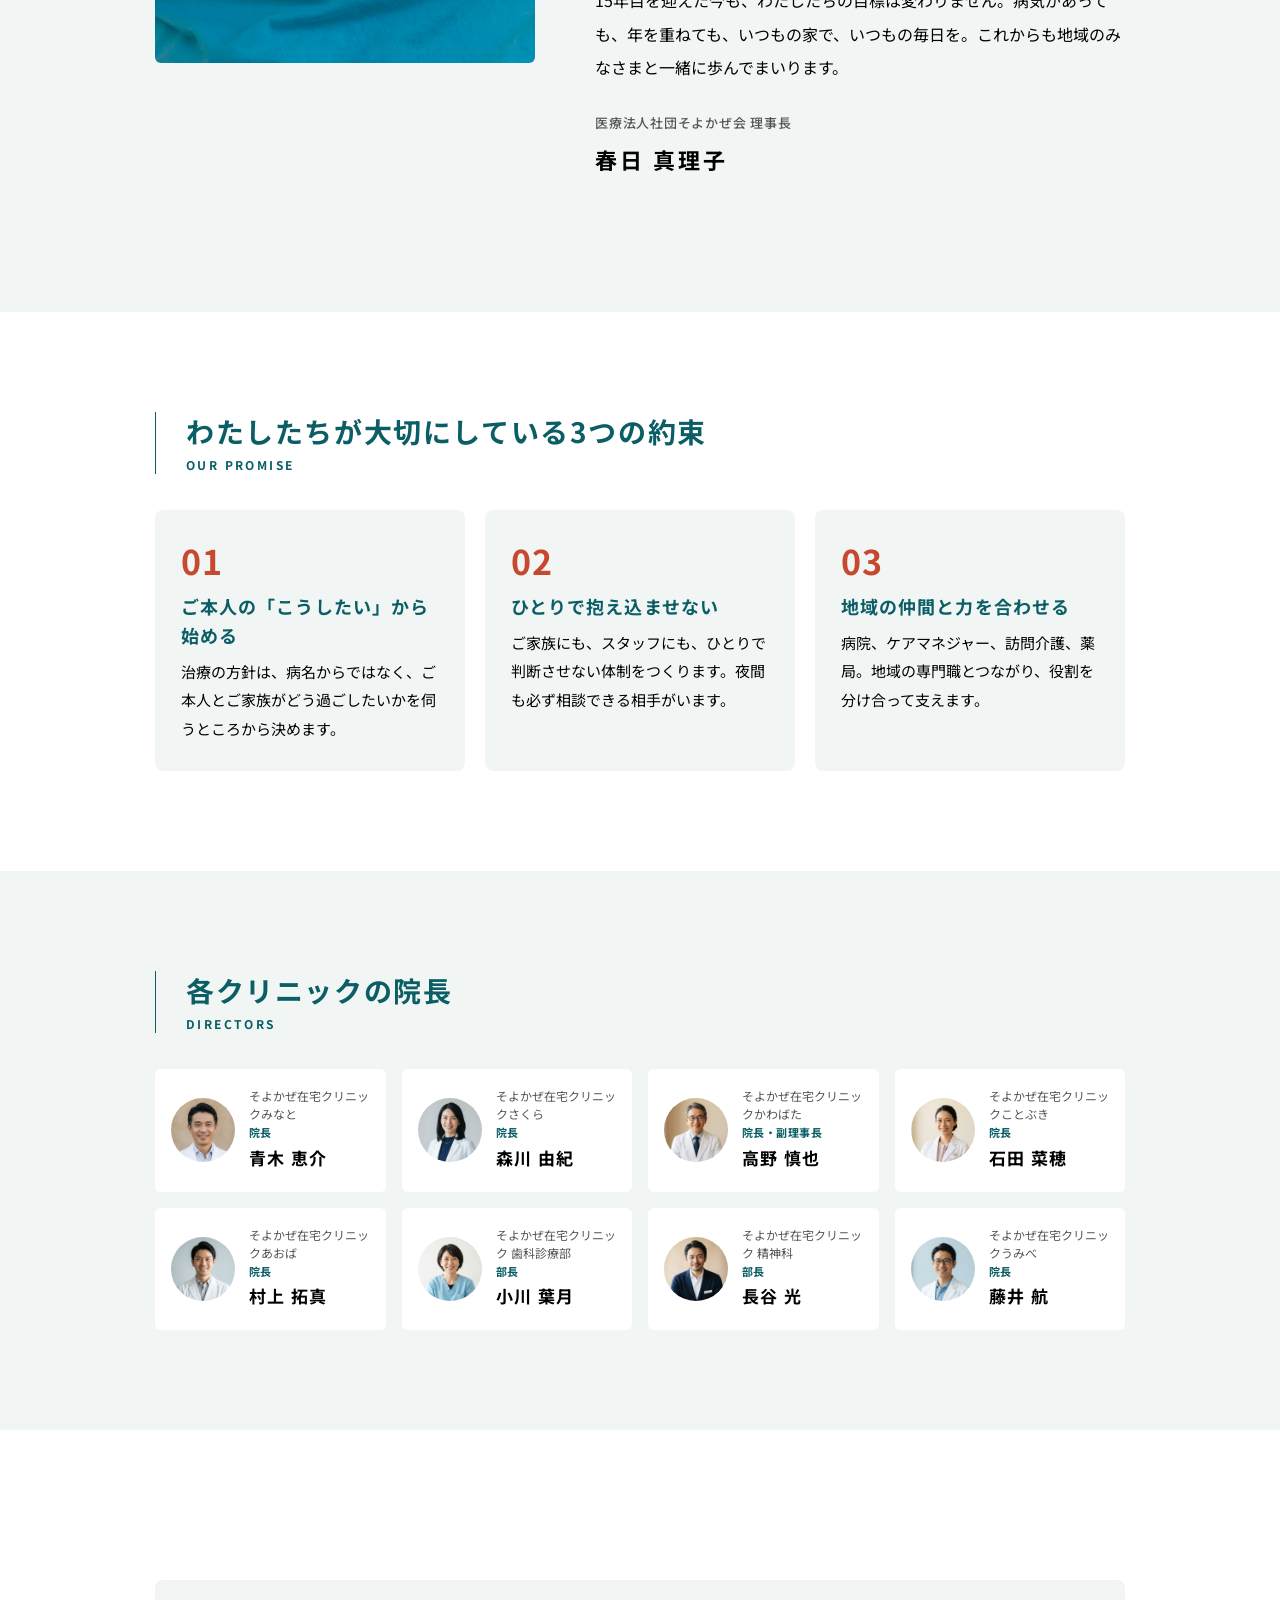
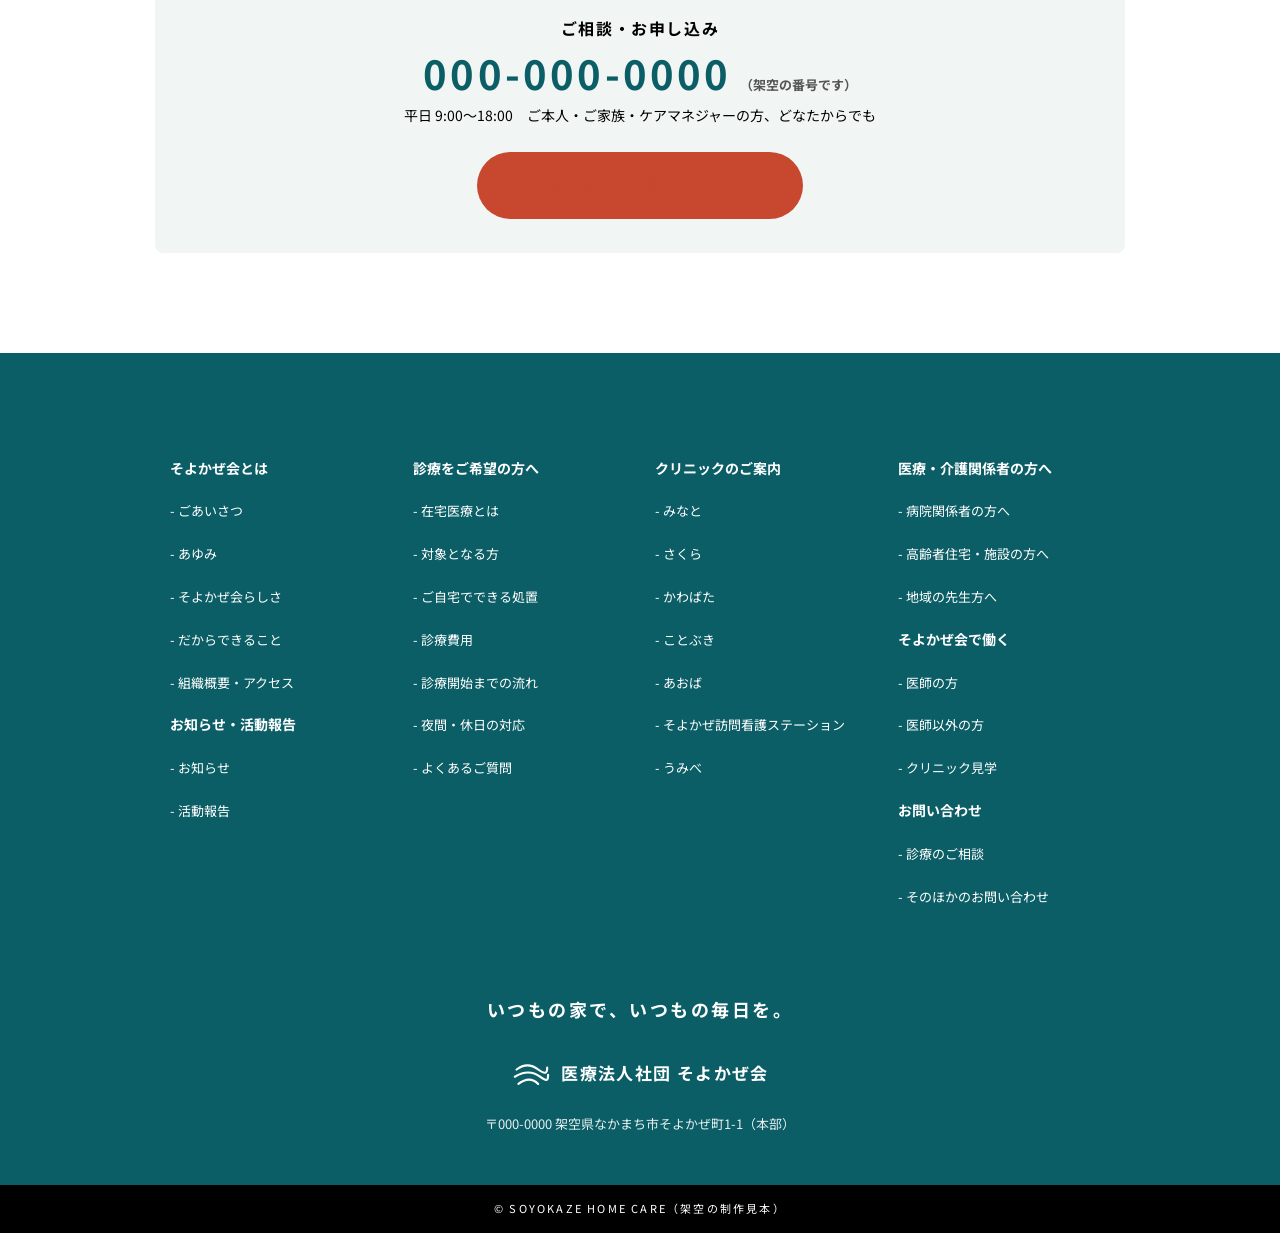
<file: page.html>
<!doctype html>
<html lang="ja">
<head>
<meta charset="utf-8">
<meta name="viewport" content="width=device-width, initial-scale=1">
<title>医療法人社団そよかぜ会（架空の制作見本）</title>
<meta name="robots" content="noindex">
<link rel="preconnect" href="https://fonts.googleapis.com">
<link rel="preconnect" href="https://fonts.gstatic.com" crossorigin>
<link href="https://fonts.googleapis.com/css2?family=Noto+Sans+JP:wght@400;500;700;900&family=Noto+Serif+JP:wght@500&display=swap" rel="stylesheet">
<link rel="stylesheet" href="style.css?v=5">
</head>
<body>
<div id="site-header"></div>
<main id="page-root"></main>
<div id="site-footer"></div>
<div class="sample-chip" role="note">これは架空の制作見本です。実在の法人・クリニックとは関係ありません。</div>
<script src="data.js?v=5"></script>
<script src="pages.js?v=5"></script>
<script src="photos.js?v=5"></script>
<script src="script.js?v=5"></script>
</body>
</html>
</file>
<file: style.css>
/* 在宅医療の医療法人を想定した架空サイト（そよかぜ会）の見た目 */
:root {
  --blue: #0b5e66;
  --red: #c7482f;
  --gray-bg: #f1f6f4;
  --dark: #333;
  --text: #000;
  --line: #d6dde4;
  --wrap: 980px;
}
* { box-sizing: border-box; }
html { scroll-behavior: smooth; scroll-padding-top: 80px; }
body {
  margin: 0;
  font-family: "Noto Sans JP", "Hiragino Kaku Gothic ProN", "Yu Gothic", sans-serif;
  font-size: 16px;
  line-height: 1.8;
  color: var(--text);
  background: #fff;
  -webkit-font-smoothing: antialiased;
}
img, svg { display: block; max-width: 100%; }
a { color: inherit; }
ul { list-style: none; margin: 0; padding: 0; }
h1, h2, h3, h4, h5, p { margin: 0; }
.wrapper { max-width: var(--wrap); margin: 0 auto; padding: 0 5px; position: relative; }
.center { text-align: center; }
.red { color: var(--red); }
.ph { width: 100%; height: 100%; display: block; object-fit: cover; }
.thumb { overflow: hidden; background: #dfe6ec; }

/* ===== 上の帯 ===== */
.header {
  position: fixed; inset: 0 0 auto 0; z-index: 50;
  height: 80px; display: flex; align-items: center;
  padding-left: 30px; background: transparent;
  transition: background .25s, box-shadow .25s;
}
.header.solid { background: #fff; box-shadow: 0 1px 6px rgba(0,0,0,.08); }
.logo { display: flex; align-items: center; gap: 10px; text-decoration: none; color: var(--blue); font-weight: 700; font-size: 17px; letter-spacing: .08em; white-space: nowrap; }
.logo-mark { width: 40px; height: 36px; flex: none; }
.gnav { margin-left: auto; display: flex; align-items: stretch; height: 80px; }
.gnav a { display: flex; align-items: center; padding: 0 16px; font-size: 14px; font-weight: 700; text-decoration: none; color: #111; white-space: nowrap; }
.gnav a:hover { color: var(--blue); }
.gnav .nav-entry, .gnav .nav-contact { color: #fff; width: 130px; justify-content: center; padding: 0; }
.gnav .nav-entry { background: var(--red); margin-left: 12px; }
.gnav .nav-contact { background: var(--blue); }
.gnav .nav-entry:hover, .gnav .nav-contact:hover { color: #fff; opacity: .88; }
.menu-btn { display: none; }

/* ===== 最初の画面 ===== */
.hero { position: relative; height: calc(100vh - 90px); min-height: 560px; max-height: 960px; margin-bottom: 70px; }
.hero-photo { position: absolute; inset: 0; overflow: hidden; }
.home .hero { height: 90vh; height: 90svh; }

/* 大写真の切り替え：ゆっくり拡大しながら2秒かけて重ねて切り替える */
.hero-slides { position: absolute; inset: 0; overflow: hidden; background: #dfe6ec; }
.hero-slides::after { /* 上の帯の白い文字を読みやすくする薄い影 */
  content: ""; position: absolute; inset: 0 0 auto 0; height: 160px; z-index: 2; pointer-events: none;
  background: linear-gradient(rgba(0,0,0,.45), rgba(0,0,0,0));
}
.slide { position: absolute; inset: 0; opacity: 0; transition: opacity 2s cubic-bezier(.65,.05,.36,1); }
.slide.is-active { opacity: 1; z-index: 1; }
.slide.is-active .ph, .slide.is-prev .ph { animation: hero-zoom 12s linear both; }
@keyframes hero-zoom { from { transform: scale(1); } to { transform: scale(1.15); } }

/* 開いた直後の言葉 → 写真へ */
.opening {
  position: fixed; inset: 0; z-index: 100; background: #fff;
  display: flex; align-items: center; justify-content: center; pointer-events: none;
  animation: opening-out .8s cubic-bezier(.65,.05,.36,1) 3.2s both;
}
.opening-text {
  font-family: "Noto Serif JP", serif; font-weight: 500; color: #222;
  font-size: clamp(22px, 3.2vw, 46px); letter-spacing: .14em; line-height: 1.8; text-align: center;
}
.opening-text span { display: inline-block; opacity: 0; animation: fade-in 2.6s cubic-bezier(.65,.05,.36,1) both; }
.opening-text .c2 { animation-delay: 1.2s; }
.home .hero-slides { animation: fade-in .8s cubic-bezier(.65,.05,.36,1) 3.9s both; }
.home .hero-copy { animation: fade-in .8s cubic-bezier(.65,.05,.36,1) 4.4s both; }
@keyframes fade-in { from { opacity: 0; } to { opacity: 1; } }
@keyframes opening-out { from { opacity: 1; visibility: visible; } to { opacity: 0; visibility: hidden; } }

/* 写真の上にいる間は上の帯を白い文字に。下へ進むと白い帯＋黒い文字に戻る */
.home .header:not(.solid) .logo { color: #fff; }
.home .header:not(.solid) .gnav a:not(.nav-entry):not(.nav-contact) { color: #fff; }
.home .header:not(.solid) .gnav a:not(.nav-entry):not(.nav-contact):hover { opacity: .8; }
.logo, .gnav a { transition: color .25s; }

@media (prefers-reduced-motion: reduce) {
  .opening { display: none; }
  .home .hero-slides, .home .hero-copy { animation: none; }
  .slide { transition: none; }
  .slide.is-active .ph, .slide.is-prev .ph { animation: none; }
}
.hero-copy {
  position: absolute; left: 0; bottom: -50px;
  background: var(--blue); color: #fff;
  padding: 34px 60px 34px 80px;
}
.hero-copy p { font-size: 34px; font-weight: 700; letter-spacing: .14em; line-height: 1.5; }

/* ===== 区切りと見出し ===== */
.sec { padding: 100px 0; position: relative; }
.sec.border-top { border-top: 1px solid var(--line); }
.bg-gray { background: var(--gray-bg); }
#media { padding: 100px 0 150px; }
.sec-head { display: flex; align-items: center; gap: 60px; margin-bottom: 60px; }
.std-title {
  flex: none; display: inline-flex; flex-direction: column; align-items: center;
  padding: 10px 34px; position: relative; line-height: 1.4;
}
.std-title::before, .std-title::after { content: ""; position: absolute; top: 0; bottom: 0; width: 1px; background: #000; }
.std-title::before { left: 0; }
.std-title::after { right: 0; }
.std-title .jp { font-size: 32px; font-weight: 700; letter-spacing: .06em; }
.std-title .en { font-size: 12px; font-weight: 700; letter-spacing: .2em; margin-top: 4px; }
.center-title { display: flex; width: fit-content; margin: 0 auto 60px; }
.lead { font-size: 18px; font-weight: 700; letter-spacing: 3.6px; line-height: 2; }

.sub-title {
  display: flex; flex-direction: column;
  color: var(--blue); border-left: 1px solid var(--blue);
  padding-left: 30px; margin-bottom: 40px; line-height: 1.4;
}
.sub-title .jp { font-size: 28px; font-weight: 700; letter-spacing: 1.6px; }
.sub-title .en { font-size: 12px; font-weight: 700; letter-spacing: .2em; margin-top: 6px; }

/* ===== ひだまりについて ===== */
.about-cards { display: grid; grid-template-columns: repeat(2, 1fr); gap: 40px; max-width: 760px; margin-left: auto; }
.about-cards a { display: block; position: relative; text-decoration: none; }
.about-cards .thumb { aspect-ratio: 400 / 260; }
.about-cards .label {
  position: absolute; right: 0; bottom: 0;
  background: #fff; padding: 12px 22px; font-weight: 700; font-size: 16px;
}
.about-cards a:hover .label { color: var(--blue); }

/* ===== 採用情報 ===== */
.recruit-list { display: flex; gap: 40px; align-items: flex-start; }
.tate-title {
  flex: none; writing-mode: vertical-rl; background: var(--blue); color: #fff;
  font-size: 21px; font-weight: 700; letter-spacing: .2em; padding: 20px 10px;
}
.jobs { flex: 1; display: grid; grid-template-columns: repeat(3, 1fr); gap: 50px 30px; }
.jobs .thumb { aspect-ratio: 400 / 260; margin-bottom: 14px; }
.jobs h4 { font-size: 18px; font-weight: 700; margin-bottom: 8px; }
.jobs h5 { font-size: 14px; font-weight: 700; color: var(--blue); }
.jobs p { font-size: 13px; line-height: 1.7; }

.project-banner {
  display: flex; align-items: center; gap: 30px;
  margin: 80px auto 0; max-width: 860px; padding: 18px 40px 18px 18px;
  border: 1px solid var(--line); border-radius: 100px; text-decoration: none;
  background: #fff; box-shadow: 0 4px 16px rgba(11,94,102,.08);
}
.project-mark {
  flex: none; width: 110px; height: 110px; border-radius: 50%;
  background: var(--blue); color: #fff; display: grid; place-items: center; text-align: center;
  font-size: 13px; font-weight: 900; line-height: 1.3; letter-spacing: .06em;
}
.project-text { font-size: 18px; font-weight: 700; letter-spacing: .06em; }
.project-text .ext { margin-left: 8px; color: var(--blue); }
.project-banner:hover { box-shadow: 0 6px 22px rgba(11,94,102,.18); }

/* ===== メディア情報 ===== */
.media-list { display: grid; grid-template-columns: repeat(3, 1fr); gap: 50px 30px; margin-bottom: 60px; }
.media-list .thumb { aspect-ratio: 400 / 260; margin-bottom: 14px; }
.meta { display: flex; flex-wrap: wrap; align-items: center; gap: 6px; margin-bottom: 8px; }
.meta time { font-size: 14px; font-weight: 700; margin-right: 6px; }
.tag { font-size: 12px; color: #fff; padding: 4px 10px; line-height: 1.4; }
.tag.dark { background: var(--dark); }
.tag.red { background: var(--red); }
.tag.blue { background: var(--blue); }
.media-list a, .row-list a, .research-list a { color: var(--blue); font-weight: 700; text-decoration: underline; text-underline-offset: 3px; }
.media-list a:hover, .row-list a:hover, .research-list a:hover { text-decoration: none; }

.pill-btn {
  display: inline-block; background: #fff; color: #000; text-decoration: none;
  border-radius: 100px; padding: 18px 60px; font-weight: 700; font-size: 16px;
  border: 1px solid var(--line); transition: background .2s, color .2s;
}
.pill-btn.big { padding: 30px 100px; font-size: 18px; border-color: transparent; box-shadow: 0 2px 10px rgba(0,0,0,.05); }
.pill-btn:hover { background: var(--blue); color: #fff; }

.white-box { background: #fff; padding: 80px; margin-top: 80px; }
.row-list li { display: flex; gap: 40px; align-items: center; padding: 24px 0; border-top: 1px solid var(--line); }
.row-list li:last-child { border-bottom: 1px solid var(--line); }
.row-list .banner, .row-list .thumb { flex: none; width: 270px; aspect-ratio: 270 / 150; }
.banner { display: flex; flex-direction: column; justify-content: center; padding: 14px 18px; line-height: 1.35; }
.banner .b-small { font-size: 10px; letter-spacing: .2em; font-weight: 700; opacity: .8; }
.banner strong { font-size: 17px; margin: 4px 0; }
.banner .b-sub { font-size: 12px; font-weight: 700; }
.upd { font-size: 14px; color: #555; margin-bottom: 6px; }
.row-list h4 { font-size: 18px; font-weight: 700; margin-bottom: 6px; }
.research-list li { display: flex; gap: 30px; padding: 22px 0; border-top: 1px solid var(--line); border-bottom: 1px solid var(--line); margin-bottom: 40px; }
.research-list time { flex: none; color: var(--blue); font-weight: 700; }

/* ===== 診療所・事業所 ===== */
.clinic-sec { overflow: hidden; }
.deco {
  position: absolute; right: -220px; top: 120px; width: 700px; height: 700px; border-radius: 50%;
  background: radial-gradient(circle at 40% 40%, rgba(11,94,102,.07), rgba(11,94,102,.02) 60%, transparent 70%);
  pointer-events: none;
}
.area { margin-top: 70px; }
.office-list { display: grid; grid-template-columns: repeat(2, 1fr); gap: 30px 40px; }
.office-list li { display: flex; gap: 18px; align-items: flex-start; }
.office-list .thumb { flex: none; width: 110px; aspect-ratio: 110 / 62; }
.office-list h4 { font-size: 16px; font-weight: 700; line-height: 1.5; }
.office-list h4 a { text-decoration: none; }
.office-list h4 a:hover { color: var(--blue); text-decoration: underline; }
.office-list p { font-size: 13px; line-height: 1.6; }
.office-list .url, .office-list .url a { font-size: 12px; color: var(--blue); word-break: break-all; }

/* ===== お問い合わせ ===== */
.contact-card {
  display: flex; max-width: var(--wrap); min-height: 272px; margin: 0 auto 40px;
  background: #fff; border-radius: 10px; overflow: hidden; text-decoration: none;
  box-shadow: 0 4px 20px rgba(0,0,0,.1);
}
.contact-photo { flex: none; width: 290px; overflow: hidden; }
.contact-body { flex: 1; padding: 40px 50px; display: flex; flex-direction: column; justify-content: center; gap: 18px; }
.contact-body h3 { font-size: 22px; font-weight: 700; line-height: 1.6; }
.contact-body p { font-size: 15px; }
.round-btn {
  display: block; text-align: center; color: #fff; border-radius: 100px;
  padding: 18px; font-weight: 700; font-size: 17px; letter-spacing: .1em; text-decoration: none;
}
.round-btn.red { background: var(--red); }
.round-btn.blue { background: var(--blue); }
.round-btn.wide { display: inline-block; padding: 18px 70px; }
.contact-card:hover .round-btn, .round-btn:hover { opacity: .88; }
.contact-card.noted .contact-body::after {
  content: "見本のため、ここから先のページはありません"; font-size: 13px; color: #555;
}

/* ===== 下の写真と下の帯 ===== */
.photo-strip { display: grid; grid-template-columns: repeat(4, 1fr); }
.photo-strip > div { aspect-ratio: 400 / 260; overflow: hidden; }
.footer { background: var(--blue); color: #fff; padding-top: 100px; text-align: center; }
.footer-links {
  max-width: var(--wrap); margin: 0 auto; padding: 0 20px;
  display: grid; grid-template-columns: repeat(4, 1fr); gap: 30px; text-align: left;
}
.footer-links a { color: #fff; text-decoration: none; font-size: 14px; font-weight: 700; }
.footer-links a:hover { text-decoration: underline; }
.footer-links li { margin-bottom: 14px; }
.f-head { margin-bottom: 14px; }
.f-sub a { font-weight: 400; font-size: 13px; }
.f-catch { margin: 70px 0 30px; font-size: 18px; font-weight: 700; letter-spacing: .14em; }
.f-logo { color: #fff; justify-content: center; margin-bottom: 70px; }
.copyright { background: #000; color: #fff; font-size: 11px; letter-spacing: .2em; padding: 14px 10px; }

.sample-chip {
  position: fixed; right: 12px; bottom: 12px; z-index: 60;
  background: rgba(0,0,0,.75); color: #fff; font-size: 12px; padding: 6px 12px; border-radius: 6px;
}

/* ===== 診療所のページ ===== */
.page-head { position: relative; height: 420px; margin-bottom: 60px; }
.page-photo { position: absolute; inset: 0; overflow: hidden; }
.hero-copy.small { bottom: -40px; padding: 24px 50px 24px 60px; }
.hero-copy.small p { font-size: 26px; }
.crumb { font-size: 13px; margin-bottom: 40px; color: #555; }
.crumb a { color: var(--blue); }
.info { width: 100%; border-collapse: collapse; margin-bottom: 50px; }
.info th, .info td { border-top: 1px solid var(--line); border-bottom: 1px solid var(--line); padding: 20px; text-align: left; vertical-align: top; }
.info th { width: 180px; background: var(--gray-bg); color: var(--blue); font-weight: 700; }

/* ===== スマホ・小さい画面 ===== */
@media (max-width: 1100px) {
  .gnav a:not(.nav-entry):not(.nav-contact) { padding: 0 10px; font-size: 13px; }
}
@media (max-width: 900px) {
  .header { height: 64px; padding-left: 16px; }
  html { scroll-padding-top: 64px; }
  .logo { font-size: 15px; }
  .logo-mark { width: 34px; height: 30px; }
  .menu-btn {
    display: flex; flex-direction: column; justify-content: center; gap: 6px;
    margin-left: auto; width: 64px; height: 64px; padding: 0 20px;
    background: var(--blue); border: 0; cursor: pointer;
  }
  .menu-btn span { display: block; height: 2px; background: #fff; transition: transform .2s, opacity .2s; }
  .menu-open .menu-btn span:nth-child(1) { transform: translateY(8px) rotate(45deg); }
  .menu-open .menu-btn span:nth-child(2) { opacity: 0; }
  .menu-open .menu-btn span:nth-child(3) { transform: translateY(-8px) rotate(-45deg); }
  .gnav {
    position: fixed; top: 64px; left: 0; right: 0; height: auto; max-height: calc(100vh - 64px); overflow-y: auto;
    flex-direction: column; background: #fff; box-shadow: 0 8px 16px rgba(0,0,0,.1);
    transform: translateY(-120%); transition: transform .25s; visibility: hidden;
  }
  .menu-open .gnav { transform: none; visibility: visible; }
  .home .header:not(.solid) .gnav a:not(.nav-entry):not(.nav-contact) { color: #111; }
  .home.menu-open .header { background: #fff; }
  .home.menu-open .header .logo { color: var(--blue); }
  .gnav a, .gnav a:not(.nav-entry):not(.nav-contact) { padding: 18px 24px; font-size: 15px; border-bottom: 1px solid var(--line); }
  .gnav .nav-entry, .gnav .nav-contact { width: auto; margin: 0; justify-content: center; padding: 16px 24px; }
}
@media (max-width: 768px) {
  body { font-size: 15px; }
  .wrapper { padding: 0 16px; }
  .hero { height: 78vh; min-height: 460px; margin-bottom: 60px; }
  .home .hero { height: calc(100vh - 50px); height: calc(100svh - 50px); }
  .hero-slides::after { height: 110px; }
  .opening-text { font-size: 22px; letter-spacing: .1em; }
  .opening-text span { display: block; }
  .hero-copy { right: 16px; padding: 20px 22px; bottom: -40px; }
  .hero-copy p { font-size: 21px; letter-spacing: .08em; }
  .sec, #media { padding: 70px 0; }
  .sec-head { flex-direction: column; align-items: flex-start; gap: 24px; margin-bottom: 40px; }
  .std-title { padding: 8px 24px; }
  .std-title .jp { font-size: 24px; }
  .lead { font-size: 15px; letter-spacing: 1.5px; }
  .lead br { display: none; }
  .center-title { margin-bottom: 40px; }
  .about-cards { grid-template-columns: 1fr; gap: 24px; }
  .recruit-list { flex-direction: column; gap: 24px; }
  .tate-title { writing-mode: horizontal-tb; font-size: 18px; padding: 10px 20px; }
  .jobs { grid-template-columns: repeat(2, 1fr); gap: 32px 16px; }
  .jobs h4 { font-size: 15px; }
  .project-banner { border-radius: 20px; flex-direction: column; text-align: center; padding: 24px 20px; gap: 16px; margin-top: 50px; }
  .project-text { font-size: 15px; }
  .media-list { grid-template-columns: 1fr; gap: 36px; margin-bottom: 40px; }
  .pill-btn.big { padding: 22px 30px; font-size: 16px; width: 100%; }
  .pill-btn { padding: 16px 30px; }
  .white-box { padding: 40px 20px; margin-top: 50px; }
  .sub-title { padding-left: 18px; margin-bottom: 26px; }
  .sub-title .jp { font-size: 22px; }
  .row-list li { flex-direction: column; align-items: stretch; gap: 14px; }
  .row-list .banner, .row-list .thumb { width: 100%; }
  .research-list li { flex-direction: column; gap: 6px; }
  .area { margin-top: 50px; }
  .office-list { grid-template-columns: 1fr; gap: 22px; }
  .office-list .thumb { width: 96px; }
  .contact-card { flex-direction: column; min-height: 0; }
  .contact-photo { width: 100%; aspect-ratio: 400 / 200; }
  .contact-body { padding: 26px 22px; }
  .contact-body h3 { font-size: 18px; }
  .contact-body h3 br { display: none; }
  .round-btn { font-size: 15px; padding: 16px; }
  .round-btn.wide { display: block; padding: 16px; }
  .photo-strip { grid-template-columns: repeat(2, 1fr); }
  .footer { padding-top: 60px; }
  .footer-links { grid-template-columns: 1fr 1fr; gap: 10px 20px; }
  .f-catch { font-size: 15px; margin-top: 40px; padding: 0 16px; }
  .f-logo { margin-bottom: 50px; }
  .sample-chip { right: 12px; text-align: center; }
  .page-head { height: 260px; }
  .hero-copy.small p { font-size: 19px; }
  .info th, .info td { display: block; width: 100%; padding: 12px 14px; }
  .info th { border-bottom: 0; }
}
@media (max-width: 420px) {
  .jobs { grid-template-columns: 1fr; }
  .footer-links { grid-template-columns: 1fr; }
}

/* ===== そよかぜ会で足した区切り ===== */
.std-title.light { color: #fff; }
.std-title.light::before, .std-title.light::after { background: #fff; }

/* お知らせ */
#news { padding: 30px 0 80px; }
.news-box { display: grid; grid-template-columns: 180px 1fr; gap: 10px 40px; align-items: start; }
.news-title { font-size: 30px; font-weight: 700; letter-spacing: .14em; color: var(--blue); line-height: 1.3; display: flex; flex-direction: column; }
.news-title span { font-size: 13px; letter-spacing: .2em; color: #000; margin-top: 6px; }
.news-list li { display: flex; flex-wrap: wrap; align-items: center; gap: 6px 16px; padding: 18px 0; border-bottom: 1px solid var(--line); }
.news-list li:first-child { border-top: 1px solid var(--line); }
.news-list time { font-weight: 700; font-size: 14px; color: #555; }
.news-list .tag { min-width: 84px; text-align: center; }
.news-list a { flex: 1 1 360px; text-decoration: none; font-weight: 500; }
.news-list a:hover { color: var(--blue); text-decoration: underline; }
.news-more { grid-column: 2; justify-self: end; color: var(--blue); font-weight: 700; font-size: 14px; }

/* そよかぜ会とは */
.about-text { max-width: 760px; margin: -20px 0 50px auto; font-size: 16px; line-height: 2.1; }
.about-cards.four { max-width: none; grid-template-columns: repeat(4, 1fr); gap: 20px; }
.about-cards.four .thumb { aspect-ratio: 3 / 4; }
.about-cards.four .thumb .ph { transition: transform .6s; }
.about-cards.four a:hover .ph { transform: scale(1.05); }
.about-cards.four .label { left: 0; right: auto; font-size: 15px; padding: 12px 18px; }

/* ごあいさつ・院長 */
.message { display: grid; grid-template-columns: 380px 1fr; gap: 60px; align-items: center; }
.message-photo .thumb { aspect-ratio: 4 / 5; border-radius: 6px; }
.message-body > p { margin-bottom: 18px; line-height: 2.1; }
.message-catch { font-family: "Noto Serif JP", serif; font-size: 25px; font-weight: 500; letter-spacing: .08em; line-height: 1.8 !important; color: var(--blue); }
.message-name { font-size: 22px; font-weight: 700; letter-spacing: .14em; margin: 24px 0 30px !important; }
.message-name span { display: block; font-size: 13px; letter-spacing: .06em; color: #555; font-weight: 500; }
.directors-title { margin-top: 90px; }
.directors { display: grid; grid-template-columns: repeat(4, 1fr); gap: 16px; }
.directors li { display: flex; align-items: center; gap: 14px; background: #fff; border-radius: 6px; padding: 18px 16px; }
.d-initial { flex: none; width: 52px; height: 52px; border-radius: 50%; background: var(--blue); color: #fff; display: grid; place-items: center; font-family: "Noto Serif JP", serif; font-size: 20px; }
.d-photo { flex: none; width: 64px; height: 64px; border-radius: 50%; overflow: hidden; background: #e8edf2; }
.d-photo img { width: 100%; height: 100%; object-fit: cover; display: block; }
.d-clinic { font-size: 12px; color: #555; line-height: 1.5; }
.d-name { font-size: 17px; font-weight: 700; letter-spacing: .08em; }
.d-name small { display: block; font-size: 11px; color: var(--blue); letter-spacing: .04em; }

/* 診療をご希望の方へ */
.care-grid { display: grid; grid-template-columns: repeat(3, 1fr); gap: 24px; }
.care-grid a { display: flex; flex-direction: column; gap: 10px; height: 100%; padding: 30px 28px; border: 1px solid var(--line); border-radius: 8px; text-decoration: none; background: #fff; transition: border-color .2s, box-shadow .2s; }
.care-grid a:hover { border-color: var(--blue); box-shadow: 0 6px 20px rgba(11,94,102,.12); }
.c-no { font-family: "Noto Serif JP", serif; font-size: 30px; color: var(--blue); line-height: 1; }
.care-grid h3 { font-size: 19px; font-weight: 700; letter-spacing: .06em; }
.care-grid p { font-size: 14px; line-height: 1.8; flex: 1; }
.c-more { align-self: flex-end; font-size: 13px; font-weight: 700; color: var(--blue); }
.c-more::after { content: " →"; }
.care-call { margin-top: 50px; background: var(--gray-bg); border-radius: 8px; padding: 34px; text-align: center; }
.care-call-head { font-weight: 700; letter-spacing: .1em; }
.care-call-tel { font-size: 40px; font-weight: 700; letter-spacing: .08em; color: var(--blue); line-height: 1.5; }
.care-call-tel small { font-size: 13px; color: #555; letter-spacing: 0; margin-left: 8px; }
.care-call-note { font-size: 14px; }

/* 数字 */
.numbers-sec { background: var(--blue); color: #fff; }
.numbers { display: grid; grid-template-columns: repeat(5, 1fr); }
.numbers li { text-align: center; padding: 10px 12px; border-left: 1px solid rgba(255,255,255,.3); }
.numbers li:first-child { border-left: 0; }
.n-label { font-size: 14px; font-weight: 700; letter-spacing: .06em; }
.n-value { font-size: 52px; font-weight: 700; line-height: 1.4; letter-spacing: .02em; }
.n-value small { font-size: 16px; margin-left: 4px; }
.numbers-note { text-align: right; font-size: 12px; opacity: .8; margin-top: 30px; }

/* 医療・介護関係者の方へ */
.partners { display: grid; grid-template-columns: repeat(3, 1fr); gap: 30px; }
.partners a { display: block; height: 100%; background: #fff; border-radius: 8px; overflow: hidden; text-decoration: none; box-shadow: 0 2px 12px rgba(0,0,0,.06); }
.partners .thumb { aspect-ratio: 400 / 240; }
.p-body { padding: 24px 26px 30px; }
.p-body h3 { font-size: 18px; font-weight: 700; margin-bottom: 8px; color: var(--blue); }
.p-body h3::after { content: " →"; }
.p-body p { font-size: 14px; line-height: 1.8; }
.partners a:hover { box-shadow: 0 8px 24px rgba(11,94,102,.18); }

/* そよかぜ会で働く */
.recruit-sec { background: linear-gradient(160deg, #0b5e66, #0f3f4f); color: #fff; }
.recruit-lead { text-align: center; font-family: "Noto Serif JP", serif; font-size: 22px; letter-spacing: .12em; line-height: 2; margin: -20px 0 50px; }
.recruit-two { display: grid; grid-template-columns: repeat(2, 1fr); gap: 30px; margin-bottom: 50px; }
.recruit-two a { display: block; position: relative; border-radius: 8px; overflow: hidden; color: #fff; text-decoration: none; }
.recruit-two .thumb { aspect-ratio: 480 / 320; }
.recruit-two .ph { transition: transform .6s; }
.recruit-two a:hover .ph { transform: scale(1.05); }
.r-body { position: absolute; inset: auto 0 0 0; padding: 60px 28px 24px; background: linear-gradient(transparent, rgba(0,0,0,.7)); }
.r-body h3 { font-size: 26px; font-weight: 700; letter-spacing: .1em; }
.r-body h3 span { font-size: 15px; margin-left: 6px; }
.r-body p { font-size: 14px; }
.round-btn.white { background: #fff; color: var(--blue); }
.round-btn.inline { display: inline-block; padding: 18px 70px; }

.f-address { font-size: 13px; margin: -50px 0 50px; opacity: .9; }

@media (max-width: 900px) {
  .directors { grid-template-columns: repeat(2, 1fr); }
  .numbers { grid-template-columns: repeat(3, 1fr); row-gap: 30px; }
  .numbers li:nth-child(4) { border-left: 0; }
}
@media (max-width: 768px) {
  #news { padding: 20px 0 50px; }
  .news-box { grid-template-columns: 1fr; }
  .news-title { flex-direction: row; align-items: baseline; gap: 12px; font-size: 24px; margin-bottom: 10px; }
  .news-list a { flex-basis: 100%; font-size: 14px; }
  .news-more { grid-column: 1; }
  .about-text { margin: 0 0 30px; font-size: 15px; }
  .about-cards.four { grid-template-columns: repeat(2, 1fr); gap: 12px; }
  .about-cards.four .label { font-size: 12px; padding: 8px 10px; }
  .message { grid-template-columns: 1fr; gap: 30px; }
  .message-photo .thumb { aspect-ratio: 4 / 3; }
  .message-catch { font-size: 19px; }
  .message-catch br { display: none; }
  .directors-title { margin-top: 60px; }
  .directors { grid-template-columns: 1fr; gap: 10px; }
  .care-grid { grid-template-columns: 1fr; gap: 14px; }
  .care-grid a { padding: 22px 20px; }
  .care-call { padding: 24px 16px; }
  .care-call-tel { font-size: 30px; }
  .care-call-tel small { display: block; margin: 0; }
  .numbers { grid-template-columns: repeat(2, 1fr); }
  .numbers li, .numbers li:nth-child(4) { border-left: 0; }
  .numbers li:nth-child(even) { border-left: 1px solid rgba(255,255,255,.3); }
  .n-value { font-size: 38px; }
  .numbers-note { text-align: left; }
  .partners { grid-template-columns: 1fr; gap: 20px; }
  .recruit-lead { font-size: 17px; margin: 0 0 30px; }
  .recruit-two { grid-template-columns: 1fr; gap: 20px; margin-bottom: 30px; }
  .r-body { padding: 40px 18px 16px; }
  .r-body h3 { font-size: 21px; }
  .round-btn.inline { display: block; padding: 16px; }
  .f-address { margin: -30px 16px 40px; }
}

/* ===== 下の階層のページ ===== */
.more-gap { margin-top: 50px; }
.page-intro { padding-bottom: 70px; }
.page-intro .sec-head { margin-bottom: 40px; }
.red { color: var(--red); }
.note { font-size: 13px; color: #555; margin-top: 14px; }
.blk .sub-title { margin-bottom: 36px; }
.blk h4 { font-size: 18px; font-weight: 700; letter-spacing: .06em; line-height: 1.6; color: var(--blue); margin-bottom: 8px; }

.local-nav { display: flex; flex-wrap: wrap; gap: 10px; border-top: 1px solid var(--line); padding-top: 30px; }
.local-nav a {
  text-decoration: none; font-size: 14px; font-weight: 700; padding: 10px 22px;
  border: 1px solid var(--line); border-radius: 30px; transition: background .2s, color .2s;
}
.local-nav a:hover { border-color: var(--blue); color: var(--blue); }
.local-nav a.is-current { background: var(--blue); border-color: var(--blue); color: #fff; }

.prose p { line-height: 2.1; margin-bottom: 18px; max-width: 820px; }
.prose p:last-child { margin-bottom: 0; }

.points { list-style: none; margin: 0; padding: 0; counter-reset: pt; display: grid; grid-template-columns: repeat(3, 1fr); gap: 20px; }
.points.five { grid-template-columns: repeat(6, 1fr); }
.points.five li { grid-column: span 2; }
.points.five li:nth-child(4) { grid-column: 2 / span 2; }
.points li { counter-increment: pt; background: #fff; border-radius: 8px; padding: 34px 26px 28px; position: relative; box-shadow: 0 2px 12px rgba(0,0,0,.04); }
.bg-gray .points li { box-shadow: none; }
.sec:not(.bg-gray) .points li { background: var(--gray-bg); box-shadow: none; }
.points li::before {
  content: counter(pt, decimal-leading-zero); display: block;
  font-size: 34px; font-weight: 700; color: var(--red); letter-spacing: .04em; line-height: 1; margin-bottom: 14px;
}
.points p { font-size: 15px; line-height: 1.9; }

.steps { list-style: none; margin: 0; padding: 0; display: grid; grid-template-columns: repeat(var(--n), 1fr); gap: 30px; }
.steps li { background: #fff; border-radius: 8px; padding: 28px 22px; position: relative; text-align: center; }
.sec:not(.bg-gray) .steps li { background: var(--gray-bg); }
.steps li:not(:last-child)::after {
  content: ""; position: absolute; top: 50%; right: -22px; width: 14px; height: 14px;
  border-top: 3px solid var(--blue); border-right: 3px solid var(--blue); transform: translateY(-50%) rotate(45deg);
}
.st-no { display: inline-block; font-size: 12px; font-weight: 700; letter-spacing: .14em; color: #fff; background: var(--blue); border-radius: 20px; padding: 2px 14px; margin-bottom: 12px; }
.steps p { font-size: 14px; line-height: 1.8; text-align: left; }

.timeline { list-style: none; margin: 0; padding: 0; position: relative; max-width: 820px; }
.timeline::before { content: ""; position: absolute; left: 92px; top: 10px; bottom: 10px; width: 2px; background: var(--line); }
.timeline li { display: grid; grid-template-columns: 80px 1fr; gap: 40px; padding: 18px 0; position: relative; }
.timeline li::before { content: ""; position: absolute; left: 86px; top: 28px; width: 14px; height: 14px; border-radius: 50%; background: var(--blue); border: 3px solid #fff; box-shadow: 0 0 0 1px var(--blue); }
.tl-year { font-size: 22px; font-weight: 700; color: var(--blue); letter-spacing: .04em; }
.timeline p { line-height: 1.9; padding-top: 4px; }

.faq { max-width: 860px; }
.faq details { background: #fff; border-radius: 8px; margin-bottom: 14px; }
.sec:not(.bg-gray) .faq details { border: 1px solid var(--line); }
.faq summary {
  cursor: pointer; list-style: none; position: relative; font-weight: 700; line-height: 1.7;
  padding: 22px 60px 22px 70px;
}
.faq summary::-webkit-details-marker { display: none; }
.faq summary::before { content: "Q"; position: absolute; left: 24px; top: 16px; font-size: 26px; color: var(--blue); }
.faq summary::after { content: "+"; position: absolute; right: 24px; top: 16px; font-size: 26px; font-weight: 400; color: var(--blue); }
.faq details[open] summary::after { content: "−"; }
.faq .a { position: relative; padding: 0 30px 26px 70px; line-height: 2; }
.faq .a::before { content: "A"; position: absolute; left: 24px; top: -6px; font-size: 26px; font-weight: 700; color: var(--red); }

.feature-rows { list-style: none; margin: 0; padding: 0; display: grid; gap: 50px; }
.feature-rows li { display: grid; grid-template-columns: 1fr 1fr; gap: 50px; align-items: center; }
.feature-rows li:nth-child(even) .thumb { order: 2; }
.feature-rows .thumb { aspect-ratio: 16 / 10; border-radius: 8px; }
.fr-no { font-size: 13px; font-weight: 700; letter-spacing: .2em; color: var(--red); margin-bottom: 6px; }
.feature-rows h4 { font-size: 22px; }
.feature-rows p:last-child { line-height: 2; }

.compare { display: grid; grid-template-columns: repeat(3, 1fr); gap: 20px; }
.compare li { background: #fff; border: 1px solid var(--line); border-radius: 8px; padding: 30px 24px; }
.compare li.em { border: 2px solid var(--blue); position: relative; }
.compare li.em::before { content: "在宅医療"; position: absolute; top: -13px; left: 20px; background: var(--blue); color: #fff; font-size: 12px; font-weight: 700; padding: 2px 12px; border-radius: 20px; }
.compare p { font-size: 15px; line-height: 1.9; }

.checks { display: grid; grid-template-columns: 1fr 1fr; gap: 12px 24px; max-width: 860px; }
.checks li { background: #fff; border-radius: 6px; padding: 16px 18px 16px 54px; position: relative; font-weight: 500; line-height: 1.7; }
.sec:not(.bg-gray) .checks li { background: var(--gray-bg); }
.checks li::before {
  content: ""; position: absolute; left: 20px; top: 50%; width: 18px; height: 10px; margin-top: -8px;
  border-left: 3px solid var(--red); border-bottom: 3px solid var(--red); transform: rotate(-45deg);
}

.tiles { display: grid; grid-template-columns: repeat(3, 1fr); gap: 16px; }
.tiles li { background: #fff; border-radius: 8px; padding: 24px 22px; border-top: 4px solid var(--blue); }
.sec:not(.bg-gray) .tiles li { background: var(--gray-bg); }
.tiles h4 { font-size: 16px; }
.tiles p { font-size: 14px; line-height: 1.8; }

.table-scroll { overflow-x: auto; -webkit-overflow-scrolling: touch; }
.cost { width: 100%; min-width: 560px; border-collapse: collapse; background: #fff; }
.cost th, .cost td { border: 1px solid var(--line); padding: 16px 14px; text-align: center; }
.cost thead th { background: var(--blue); color: #fff; font-weight: 700; }
.cost tbody th { background: var(--gray-bg); color: var(--blue); text-align: left; }
.cost td { font-weight: 700; font-size: 18px; }

.numbers-light li { border-left-color: var(--line); }
.numbers-light .n-value { color: var(--blue); }
.stats { display: grid; grid-template-columns: repeat(auto-fit, minmax(170px, 1fr)); gap: 16px; }
.stats li { background: #fff; border-radius: 8px; padding: 24px 16px; text-align: center; }
.sec:not(.bg-gray) .stats li { background: var(--gray-bg); }
.stats .n-value { color: var(--blue); font-size: 44px; }

.access { display: grid; grid-template-columns: 1.2fr 1fr; gap: 40px; align-items: center; }
.access-map { border-radius: 8px; overflow: hidden; border: 1px solid var(--line); }
.access-list li { padding: 12px 0 12px 22px; border-bottom: 1px solid var(--line); position: relative; }
.access-list li::before { content: ""; position: absolute; left: 4px; top: 24px; width: 8px; height: 8px; border-radius: 50%; background: var(--red); }

.positions { display: grid; gap: 30px; }
.position { background: #fff; border-radius: 8px; padding: 30px 30px 0; }
.sec:not(.bg-gray) .position { border: 1px solid var(--line); }
.position h4 { font-size: 20px; margin-bottom: 16px; }
.position .info { margin-bottom: 30px; }

.voices { display: grid; grid-template-columns: 1fr 1fr; gap: 30px; }
.voices li { background: #fff; border-radius: 8px; overflow: hidden; }
.sec:not(.bg-gray) .voices li { background: var(--gray-bg); }
.voices .thumb { aspect-ratio: 16 / 9; }
.voices blockquote { margin: 0; padding: 26px 26px 10px; font-family: "Noto Serif JP", serif; font-size: 17px; line-height: 2; color: var(--blue); }
.v-role { padding: 0 26px 26px; font-size: 13px; font-weight: 700; color: #555; }

.article-list { border-top: 1px solid var(--line); }
.article-list > li { padding: 34px 0; border-bottom: 1px solid var(--line); }
.article-list h4 { font-size: 19px; color: var(--text); margin-bottom: 10px; }
.article-list p { line-height: 2; }
.article-list.with-photo > li { display: grid; grid-template-columns: 280px 1fr; gap: 34px; align-items: start; }
.article-list.with-photo .thumb { aspect-ratio: 16 / 10; border-radius: 6px; }
.article-list > li:target { background: #fffbe8; }

.jump-links { display: grid; grid-template-columns: repeat(auto-fit, minmax(160px, 1fr)); gap: 14px; margin-top: 10px; }
.jump-links a {
  display: flex; flex-direction: column; align-items: center; gap: 10px; text-decoration: none;
  background: #fff; border: 1px solid var(--line); border-radius: 8px; padding: 22px 10px;
  font-weight: 700; font-size: 15px; color: var(--blue); transition: border-color .2s, transform .2s;
}
.jump-links a:hover { border-color: var(--blue); transform: translateY(-2px); }
.jump-links svg { width: 40px; height: 40px; color: var(--red); }

.area-map-box { display: grid; grid-template-columns: 380px 1fr; gap: 50px; align-items: center; }
.area-map { background: #fff; border-radius: 8px; padding: 10px; }
.area-svg { width: 100%; height: auto; }
.map-area { font-size: 13px; font-weight: 700; fill: var(--blue); letter-spacing: .1em; }
.map-pin path { fill: var(--blue); transition: fill .2s; }
.map-pin text { font-size: 14px; font-weight: 700; fill: #fff; text-anchor: middle; dominant-baseline: middle; }
.map-pin:hover path, .map-pin.is-active path { fill: var(--red); }
.area-legend { display: flex; flex-wrap: wrap; gap: 8px 24px; margin-top: 20px; font-size: 14px; }
.area-legend strong { color: var(--blue); margin-right: 8px; }

.area-label { display: flex; align-items: baseline; gap: 14px; font-size: 22px; font-weight: 700; color: var(--blue); letter-spacing: .08em; margin: 40px 0 16px; }
.area-label:first-of-type { margin-top: 0; }
.area-label span { font-size: 12px; letter-spacing: .2em; color: #555; }
.clinic-rows { list-style: none; margin: 0; padding: 0; border-top: 2px solid var(--blue); }
.clinic-rows li { display: flex; gap: 24px; padding: 26px 0; border-bottom: 1px solid var(--line); background: #fff; }
.pin-no {
  flex: none; width: 44px; height: 44px; border-radius: 50% 50% 50% 0; transform: rotate(-45deg);
  background: var(--blue); color: #fff; display: grid; place-items: center; font-weight: 700; margin: 4px 0 0 14px;
}
.pin-no span { transform: rotate(45deg); line-height: 1; }
.cr-main { flex: 1; min-width: 0; padding-right: 16px; }
.cr-top { display: flex; align-items: center; justify-content: space-between; gap: 16px; margin-bottom: 8px; }
.cr-name { font-size: 19px; color: var(--text) !important; margin: 0 !important; }
.more-pill { flex: none; text-decoration: none; background: var(--red); color: #fff; font-size: 13px; font-weight: 700; padding: 8px 20px; border-radius: 30px; }
.more-pill:hover { opacity: .85; }
.cr-label { display: inline-block; font-size: 12px; font-weight: 700; color: var(--blue); border: 1px solid var(--blue); padding: 0 8px; margin-right: 10px; border-radius: 3px; }
.cr-area { font-weight: 700; margin-bottom: 4px; }
.cr-addr { font-size: 14px; color: #555; }
.cr-tel { display: flex; flex-wrap: wrap; align-items: center; gap: 6px 18px; margin-top: 8px; font-size: 14px; font-weight: 700; }
.badge24 { display: inline-block; background: var(--red); color: #fff; font-size: 12px; font-weight: 700; padding: 3px 10px; border-radius: 3px; letter-spacing: .06em; }

.depts { display: grid; grid-template-columns: repeat(3, 1fr); gap: 24px; }
.depts li { background: #fff; border-radius: 8px; overflow: hidden; }
.sec:not(.bg-gray) .depts li { background: var(--gray-bg); }
.depts .thumb { aspect-ratio: 16 / 10; }
.dp-body { padding: 22px 22px 26px; }
.dp-body > p { font-size: 14px; line-height: 1.9; }
.dp-head { display: flex; align-items: center; gap: 12px; margin-top: 16px; padding-top: 16px; border-top: 1px solid var(--line); font-weight: 700; }
.dp-head .d-photo { width: 52px; height: 52px; }
.dp-head small { display: block; font-size: 12px; color: #555; font-weight: 500; }

.clinic-card { display: grid; grid-template-columns: repeat(3, 1fr); margin-top: 40px; border: 1px solid var(--line); border-radius: 8px; overflow: hidden; }
.clinic-card > div { padding: 26px 24px; border-left: 1px solid var(--line); }
.clinic-card > div:first-child { border-left: 0; }
.cc-label { font-size: 13px; font-weight: 700; color: var(--blue); letter-spacing: .1em; margin-bottom: 8px; }
.cc-tel { font-size: 26px; font-weight: 700; color: var(--blue); letter-spacing: .06em; line-height: 1.4; }
.cc-sub { font-size: 13px; color: #555; }
.clinic-card .badge24 { margin-top: 10px; }

.doctor { display: grid; grid-template-columns: 300px 1fr; gap: 50px; align-items: start; }
.doc-photo { aspect-ratio: 4 / 5; border-radius: 8px; overflow: hidden; background: #e8edf2; }
.doc-photo img { width: 100%; height: 100%; object-fit: cover; }
.doc-role { font-size: 14px; color: #555; font-weight: 700; }
.doc-name { font-size: 30px; font-weight: 700; letter-spacing: .14em; margin-bottom: 20px; }
.doc-prof { display: grid; grid-template-columns: 70px 1fr; margin: 0 0 24px; border-top: 1px solid var(--line); }
.doc-prof dt, .doc-prof dd { margin: 0; padding: 12px 0; border-bottom: 1px solid var(--line); }
.doc-prof dt { font-weight: 700; color: var(--blue); }
.doc-msg { font-family: "Noto Serif JP", serif; font-size: 18px; line-height: 2; color: var(--blue); background: var(--gray-bg); padding: 24px 26px; border-radius: 8px; }

.cta-btn { margin-top: 24px; }

.form { max-width: 860px; margin: 0 auto; }
.form-note { background: #fff6e6; border: 1px solid #f0d6a8; border-radius: 6px; padding: 14px 18px; margin-bottom: 30px; font-size: 14px; }
.f-row { display: grid; grid-template-columns: 240px 1fr; gap: 20px; padding: 22px 0; border-bottom: 1px solid var(--line); align-items: start; }
.f-row:first-of-type { border-top: 1px solid var(--line); }
.f-label { font-weight: 700; padding-top: 10px; display: flex; align-items: center; gap: 10px; }
.req { font-size: 11px; color: #fff; background: var(--red); padding: 2px 8px; border-radius: 3px; flex: none; }
.form input[type="text"], .form input[type="tel"], .form input[type="email"], .form select, .form textarea {
  width: 100%; font: inherit; font-size: 16px; padding: 12px 14px; border: 1px solid #b9c4cc; border-radius: 4px; background: #fff;
}
.form input:focus, .form select:focus, .form textarea:focus { outline: 2px solid var(--blue); outline-offset: 1px; border-color: var(--blue); }
.f-choices { display: flex; flex-wrap: wrap; gap: 10px 24px; padding-top: 10px; }
.f-choices label { display: flex; align-items: center; gap: 6px; cursor: pointer; }
.f-submit { text-align: center; margin-top: 40px; }
.f-submit .round-btn { border: 0; cursor: pointer; font: inherit; font-weight: 700; color: #fff; }
.f-done { display: none; margin-top: 20px; text-align: center; font-weight: 700; color: var(--blue); background: #fff; border: 2px solid var(--blue); border-radius: 6px; padding: 16px; }
.f-done.show { display: block; }

@media (max-width: 900px) {
  .points, .points.five { grid-template-columns: 1fr 1fr; }
  .points.five li, .points.five li:nth-child(4) { grid-column: auto; }
  .steps { grid-template-columns: 1fr 1fr; }
  .steps li::after { display: none; }
  .compare, .tiles, .depts { grid-template-columns: 1fr 1fr; }
  .area-map-box { grid-template-columns: 300px 1fr; gap: 30px; }
}
@media (max-width: 768px) {
  .page-intro { padding-bottom: 50px; }
  .local-nav { gap: 8px; padding-top: 20px; }
  .local-nav a { font-size: 13px; padding: 8px 14px; }
  .blk h4 { font-size: 16px; }
  .points, .points.five { grid-template-columns: 1fr; gap: 12px; }
  .points li { padding: 24px 20px 20px; }
  .points li::before { font-size: 28px; margin-bottom: 10px; }
  .steps { grid-template-columns: 1fr; gap: 26px; }
  .steps li { text-align: left; padding: 22px 20px; }
  .steps li:not(:last-child)::after { display: block; top: auto; bottom: -20px; right: auto; left: 50%; transform: translateX(-50%) rotate(135deg); }
  .timeline::before { left: 70px; }
  .timeline li { grid-template-columns: 60px 1fr; gap: 30px; }
  .timeline li::before { left: 64px; }
  .tl-year { font-size: 18px; }
  .faq summary { padding: 18px 46px 18px 52px; font-size: 15px; }
  .faq summary::before { left: 16px; top: 12px; }
  .faq summary::after { right: 16px; top: 12px; }
  .faq .a { padding: 0 18px 20px 52px; font-size: 15px; }
  .faq .a::before { left: 16px; }
  .feature-rows { gap: 36px; }
  .feature-rows li { grid-template-columns: 1fr; gap: 16px; }
  .feature-rows li:nth-child(even) .thumb { order: 0; }
  .feature-rows h4 { font-size: 18px; }
  .compare, .tiles, .depts, .checks, .voices { grid-template-columns: 1fr; }
  .cost td { font-size: 16px; }
  .stats { grid-template-columns: 1fr 1fr; }
  .stats .n-value { font-size: 32px; }
  .access { grid-template-columns: 1fr; gap: 20px; }
  .position { padding: 22px 16px 0; }
  .article-list.with-photo > li { grid-template-columns: 1fr; gap: 16px; }
  .article-list h4 { font-size: 17px; }
  .jump-links { grid-template-columns: 1fr 1fr; gap: 10px; }
  .jump-links a { font-size: 13px; padding: 16px 6px; }
  .area-map-box { grid-template-columns: 1fr; gap: 20px; }
  .area-map { max-width: 340px; margin: 0 auto; width: 100%; }
  .area-label { font-size: 19px; }
  .clinic-rows li { gap: 14px; padding: 20px 0; }
  .pin-no { width: 36px; height: 36px; margin-left: 6px; font-size: 14px; }
  .cr-main { padding-right: 0; }
  .cr-top { flex-direction: column; align-items: flex-start; gap: 10px; }
  .cr-name { font-size: 17px; }
  .clinic-card { grid-template-columns: 1fr; }
  .clinic-card > div { border-left: 0; border-top: 1px solid var(--line); padding: 20px 18px; }
  .clinic-card > div:first-child { border-top: 0; }
  .doctor { grid-template-columns: 1fr; gap: 24px; }
  .doc-photo { max-width: 260px; }
  .doc-name { font-size: 24px; }
  .doc-msg { font-size: 16px; padding: 18px; }
  .f-row { grid-template-columns: 1fr; gap: 8px; padding: 16px 0; }
  .f-label { padding-top: 0; }
}

.nb { display: inline-block; }
</file>
